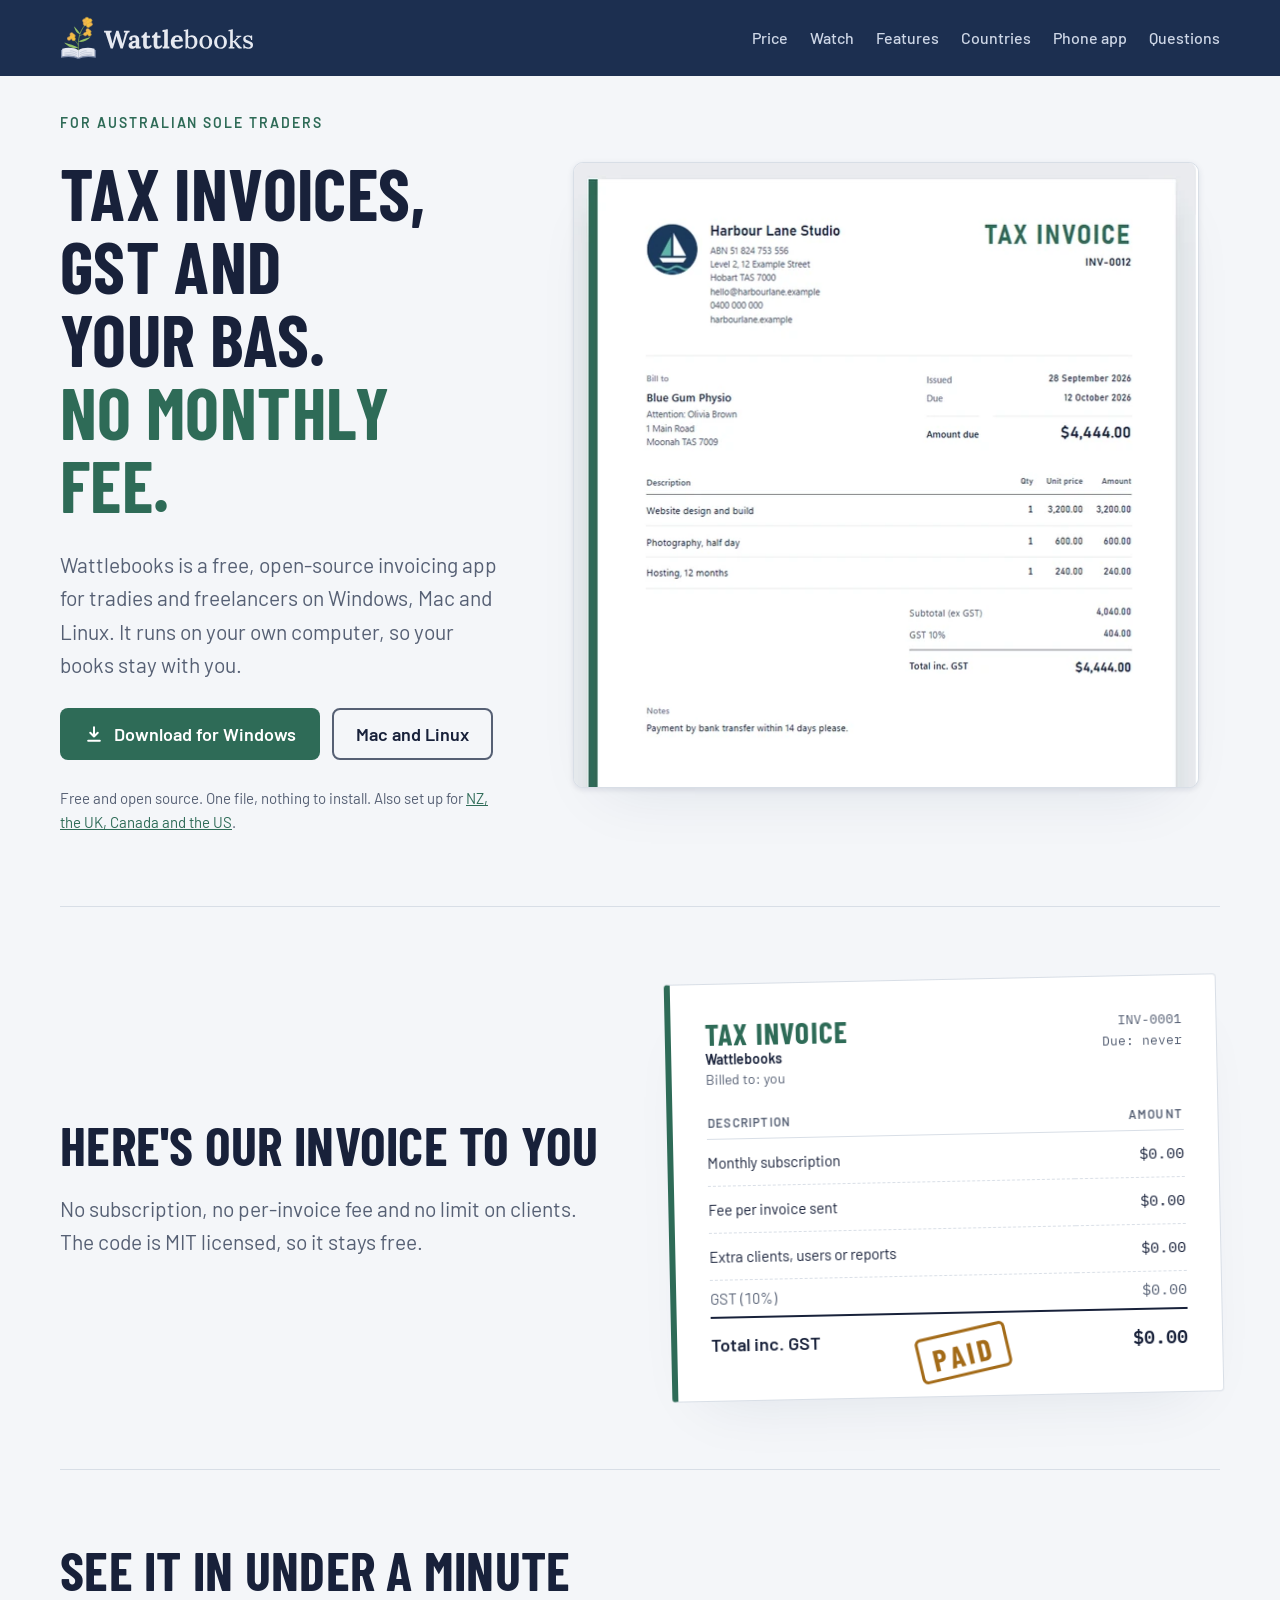
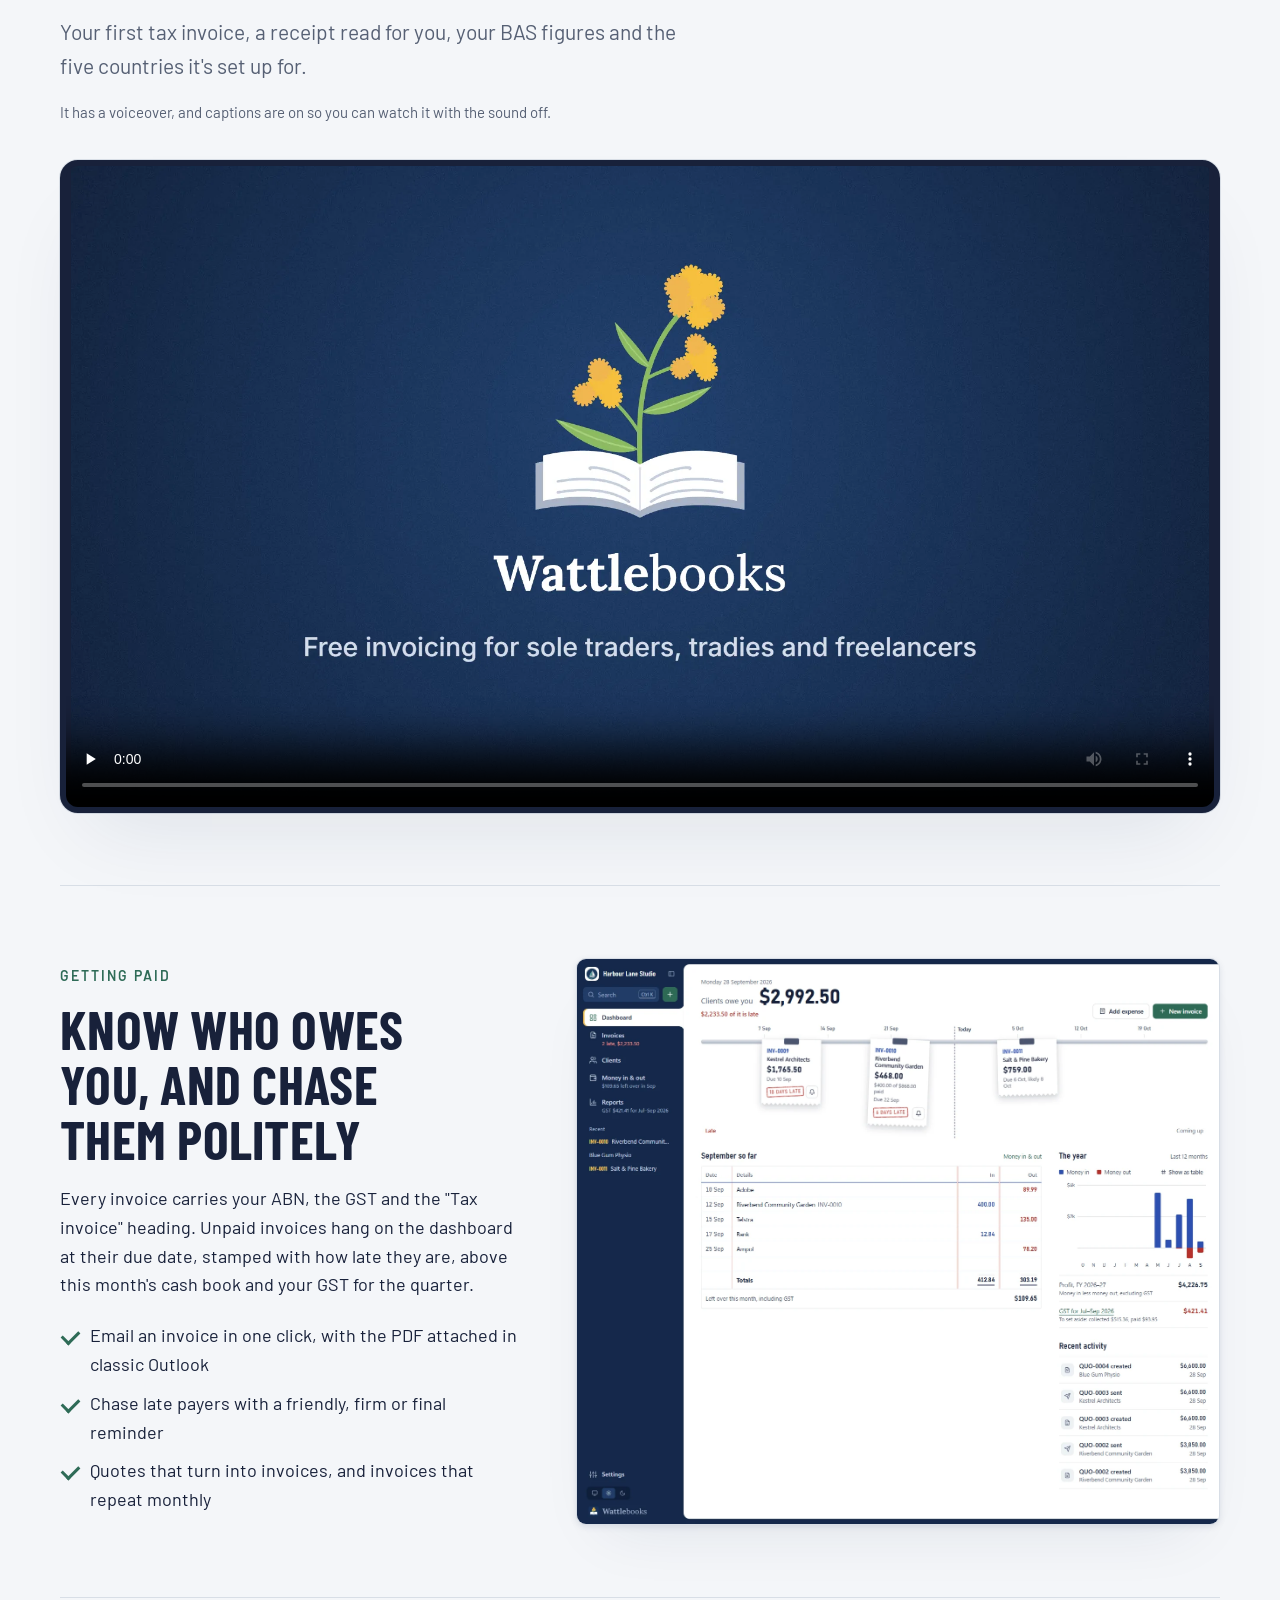
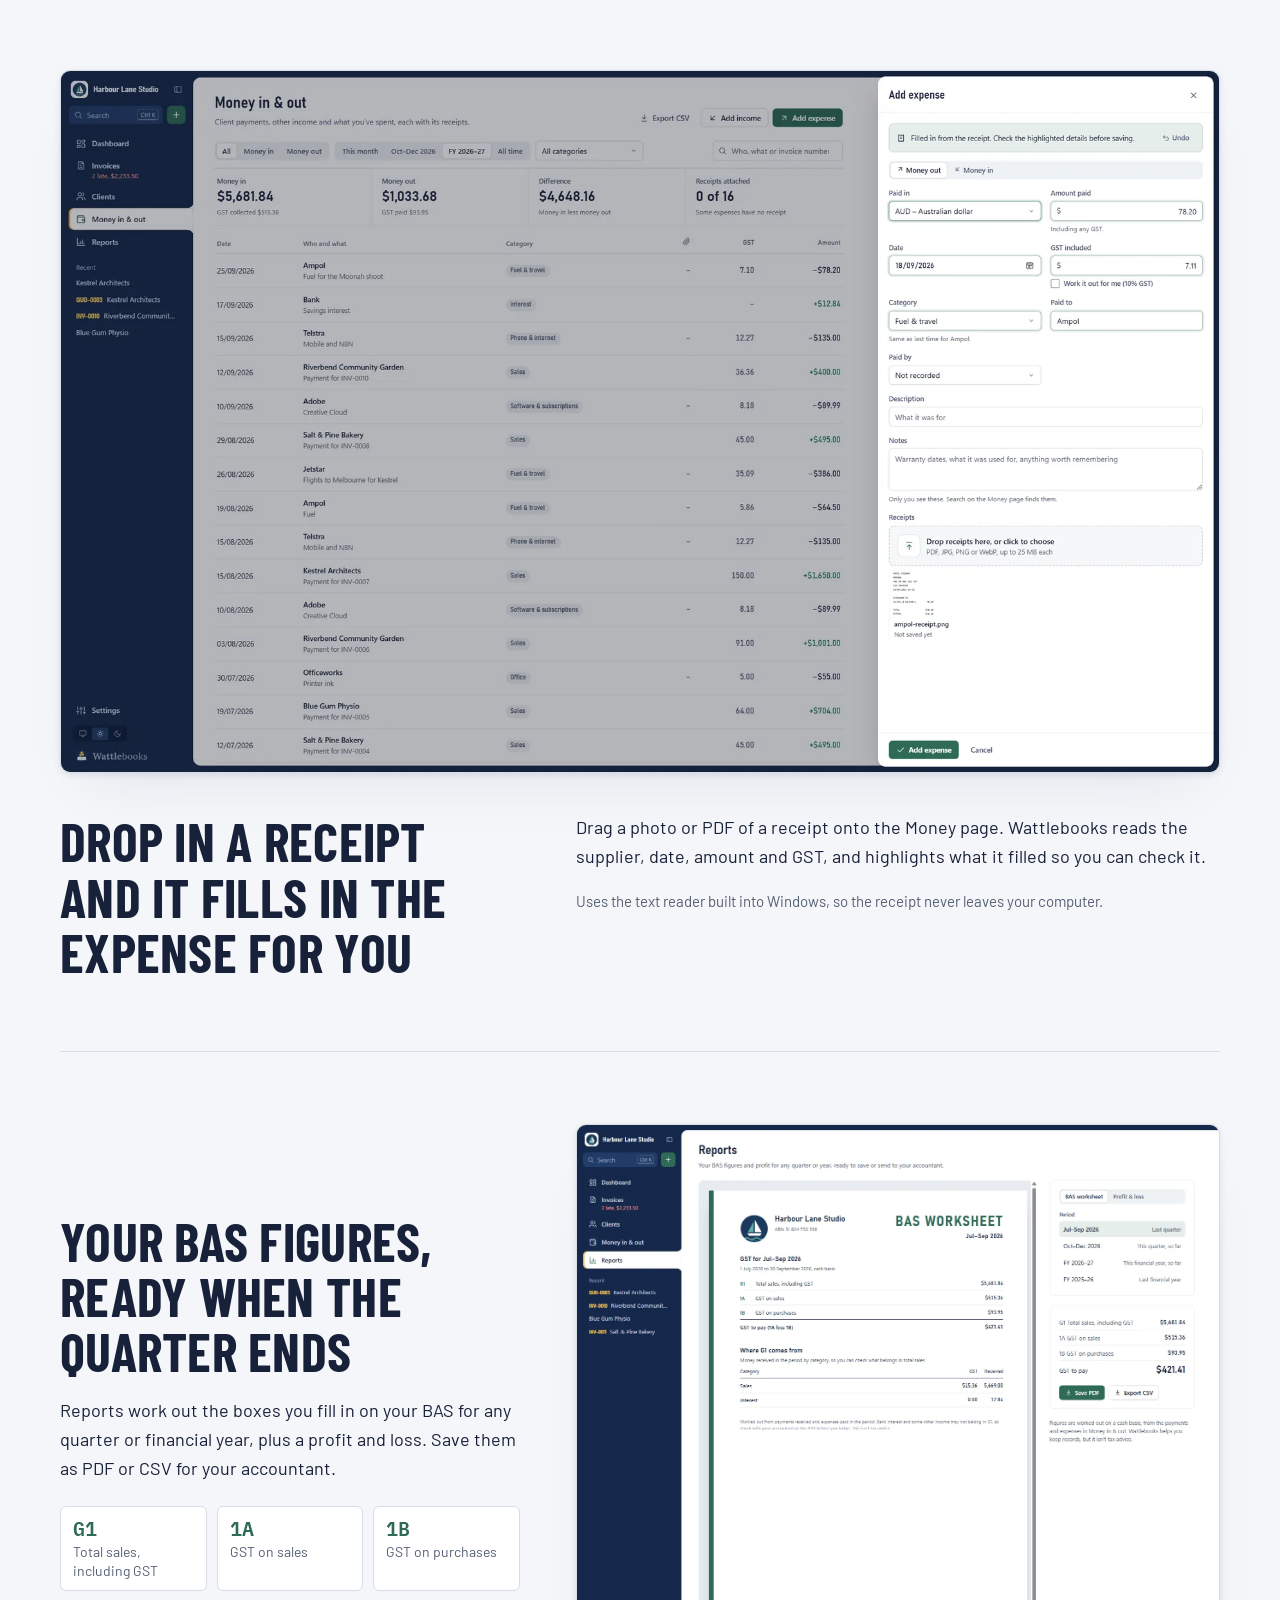
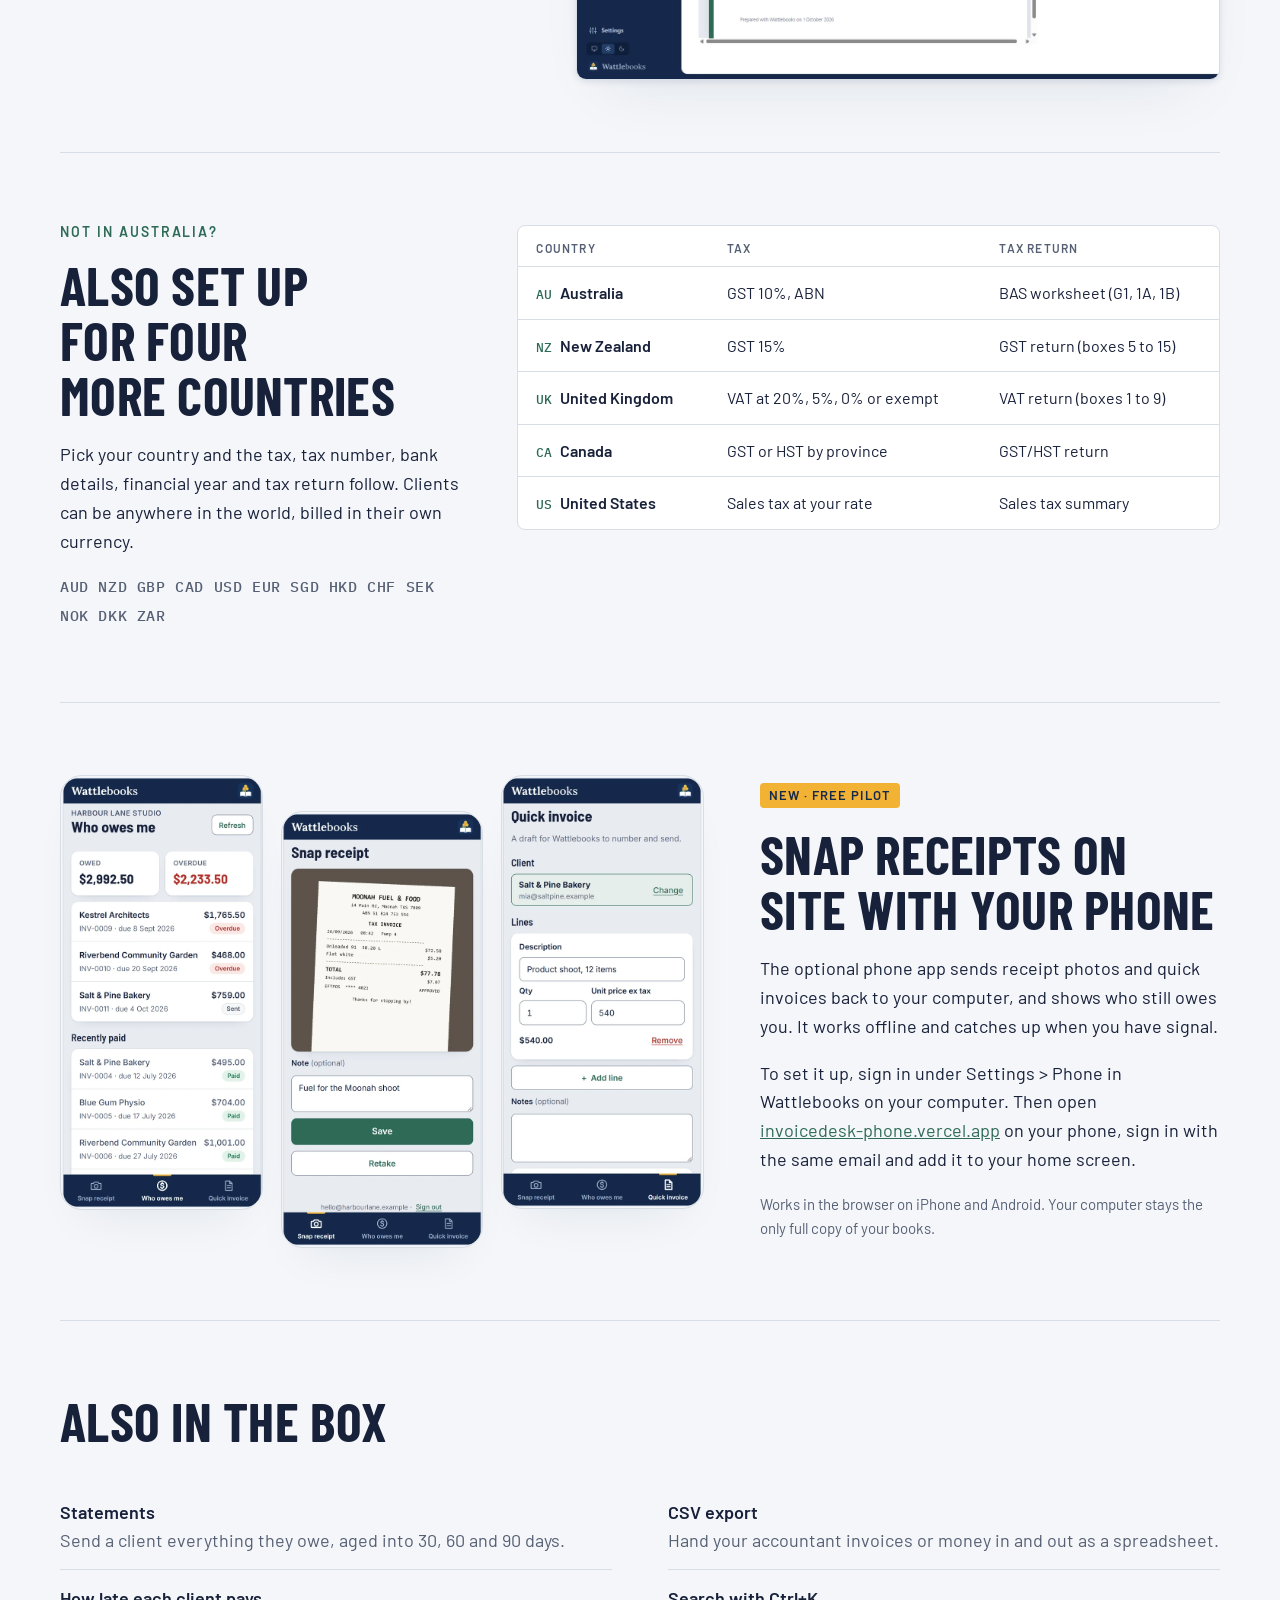
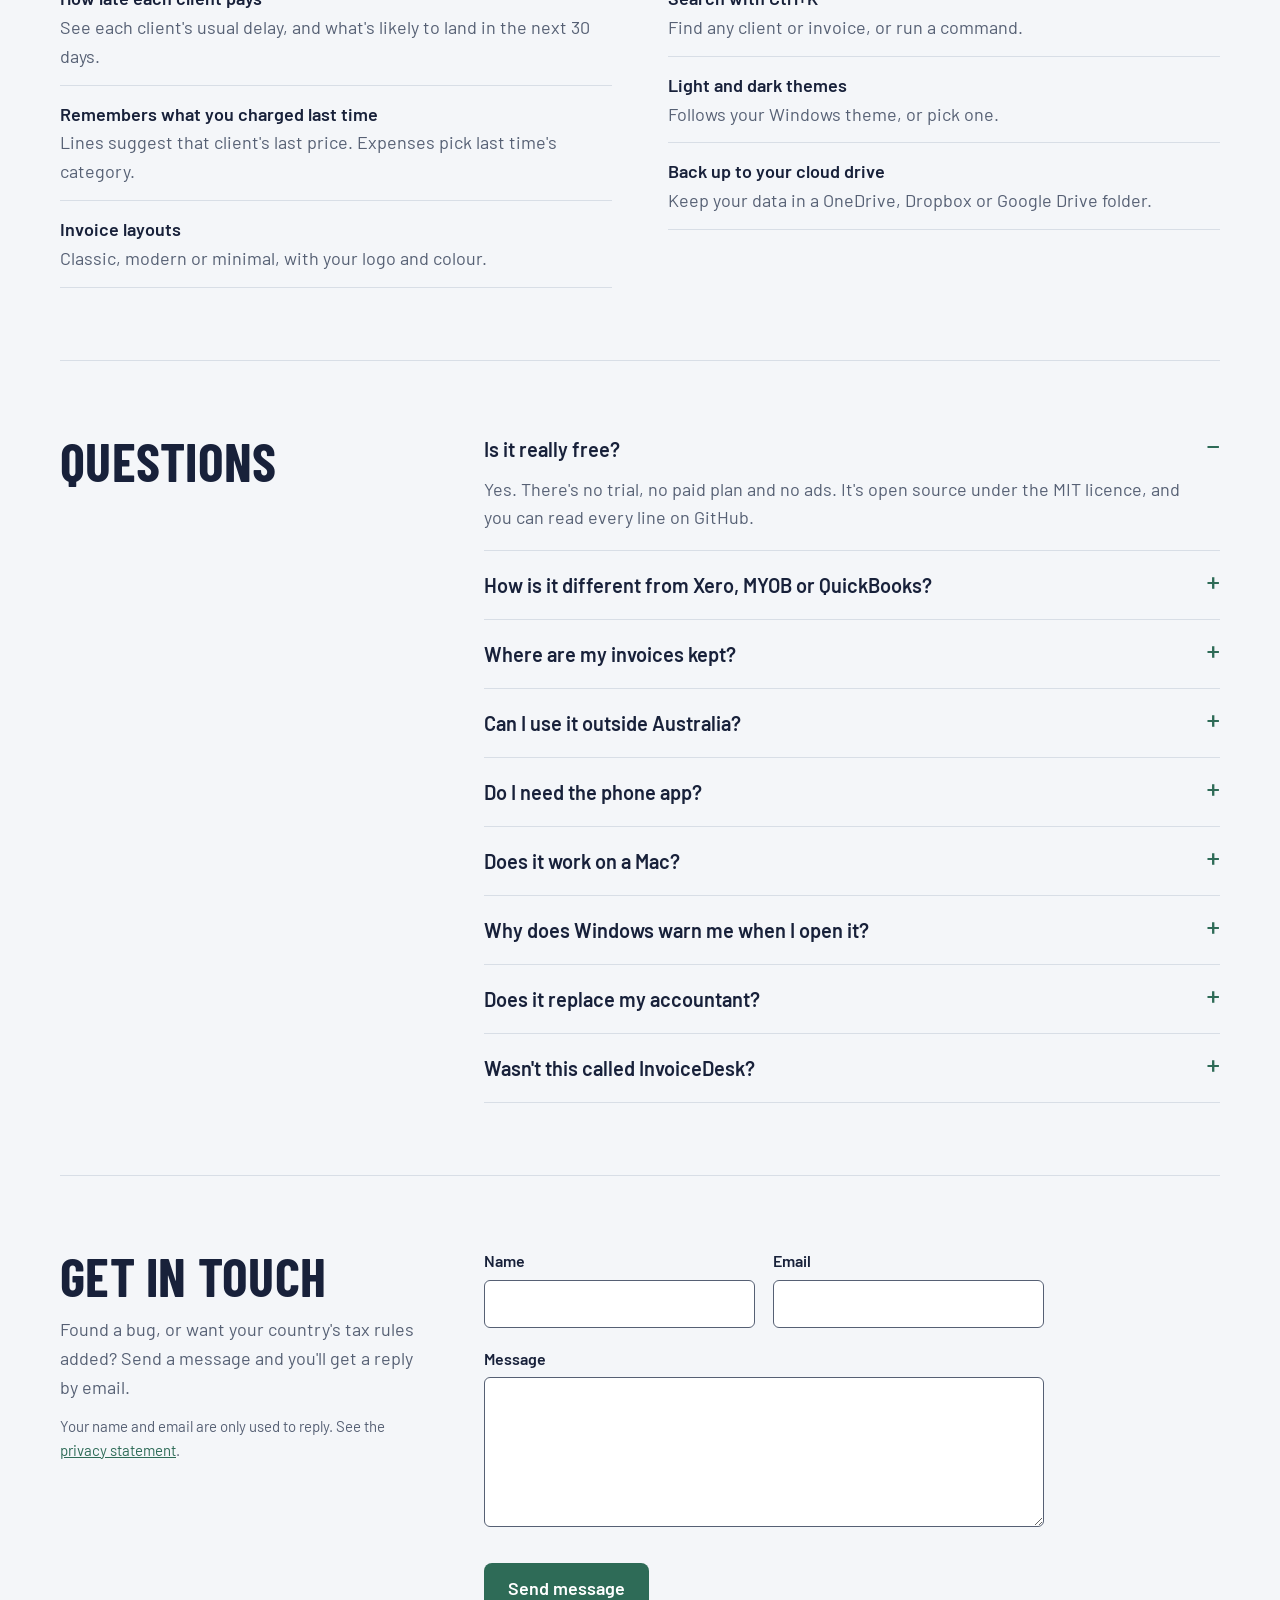
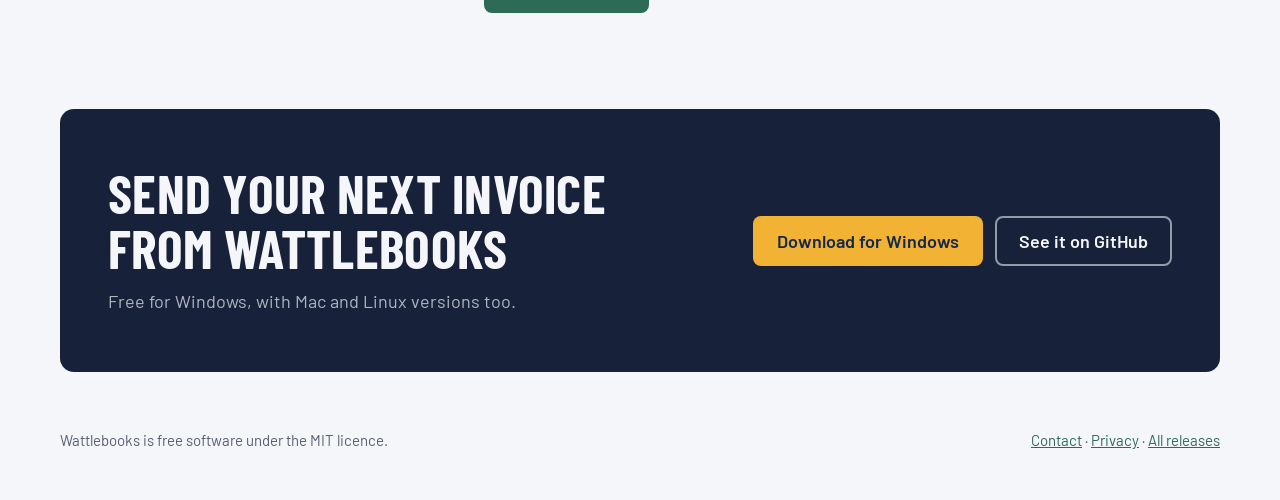
<file: index.html>
<!doctype html>
<html lang="en-AU">
<head>
<meta charset="utf-8">
<meta name="viewport" content="width=device-width, initial-scale=1, viewport-fit=cover">
<title>Wattlebooks: free invoice app for sole traders, GST and BAS</title>
<meta name="description" content="Free invoicing app for sole traders in Australia, New Zealand, the UK, Canada and the US. Tax invoices, GST or VAT and your tax return figures, with no monthly fee.">
<link rel="preconnect" href="https://fonts.googleapis.com">
<link rel="preconnect" href="https://fonts.gstatic.com" crossorigin>
<link rel="stylesheet" href="https://fonts.googleapis.com/css2?family=Barlow+Condensed:wght@600;700&family=Barlow:wght@400;500;600&family=IBM+Plex+Mono:wght@400;500;600&display=swap">
<link rel="canonical" href="https://tdh1985.github.io/invoicedesk/">
<meta name="robots" content="max-image-preview:large">
<meta name="theme-color" content="#15294B" media="(prefers-color-scheme: light)">
<meta name="theme-color" content="#0A1220" media="(prefers-color-scheme: dark)">
<link rel="icon" href="img/icon-32.png" sizes="32x32">
<link rel="icon" href="img/icon.svg" type="image/svg+xml">
<meta name="msvalidate.01" content="77C5D8499272D6A84A16324C05F488DB">
<meta property="og:type" content="website">
<meta property="og:site_name" content="Wattlebooks">
<meta property="og:locale" content="en_AU">
<meta property="og:url" content="https://tdh1985.github.io/invoicedesk/">
<meta property="og:title" content="Wattlebooks: free invoicing for sole traders">
<meta property="og:description" content="Free invoicing for sole traders. Tax invoices, GST and your BAS, with no monthly fee.">
<meta property="og:image" content="https://tdh1985.github.io/invoicedesk/img/og.png">
<meta property="og:image:width" content="1200">
<meta property="og:image:height" content="630">
<meta property="og:image:alt" content="Wattlebooks: tax invoices, GST and your BAS with no monthly fee, beside a tax invoice made in the app">
<meta name="twitter:card" content="summary_large_image">
<meta name="twitter:image:alt" content="Wattlebooks: tax invoices, GST and your BAS with no monthly fee, beside a tax invoice made in the app">
<script type="application/ld+json">
{
 "@context": "https://schema.org",
 "@graph": [
  {
   "@type": "Organization",
   "@id": "https://tdh1985.github.io/invoicedesk/#org",
   "name": "Wattlebooks",
   "url": "https://tdh1985.github.io/invoicedesk/",
   "logo": "https://tdh1985.github.io/invoicedesk/img/logo.png",
   "sameAs": [
    "https://github.com/tdh1985/invoicedesk"
   ]
  },
  {
   "@type": "WebSite",
   "@id": "https://tdh1985.github.io/invoicedesk/#website",
   "url": "https://tdh1985.github.io/invoicedesk/",
   "name": "Wattlebooks",
   "inLanguage": "en-AU",
   "publisher": {
    "@id": "https://tdh1985.github.io/invoicedesk/#org"
   }
  },
  {
   "@type": [
    "WebPage",
    "FAQPage"
   ],
   "@id": "https://tdh1985.github.io/invoicedesk/#page",
   "url": "https://tdh1985.github.io/invoicedesk/",
   "name": "Wattlebooks: free invoice app for sole traders, GST and BAS",
   "description": "Free invoicing app for sole traders in Australia, New Zealand, the UK, Canada and the US. Tax invoices, GST or VAT and your tax return figures, with no monthly fee.",
   "inLanguage": "en-AU",
   "dateModified": "2026-10-01",
   "isPartOf": {
    "@id": "https://tdh1985.github.io/invoicedesk/#website"
   },
   "about": {
    "@id": "https://tdh1985.github.io/invoicedesk/#app"
   },
   "primaryImageOfPage": "https://tdh1985.github.io/invoicedesk/img/og.png",
   "mainEntity": [
    {
     "@type": "Question",
     "name": "Is it really free?",
     "acceptedAnswer": {
      "@type": "Answer",
      "text": "Yes. There's no trial, no paid plan and no ads. It's open source under the MIT licence, and you can read every line on GitHub."
     }
    },
    {
     "@type": "Question",
     "name": "How is it different from Xero, MYOB or QuickBooks?",
     "acceptedAnswer": {
      "@type": "Answer",
      "text": "Those are monthly subscriptions that run online, with extras like bank feeds and payroll. Wattlebooks is free, keeps your books on your own computer and sticks to invoices, quotes, expenses and your GST. If you need payroll or bank feeds, one of those is the better fit."
     }
    },
    {
     "@type": "Question",
     "name": "Where are my invoices kept?",
     "acceptedAnswer": {
      "@type": "Answer",
      "text": "In a folder on your own computer. Nothing goes online unless you sign in to the phone app, and then only your open invoices, recent payments and client names are shared with your phone."
     }
    },
    {
     "@type": "Question",
     "name": "Can I use it outside Australia?",
     "acceptedAnswer": {
      "@type": "Answer",
      "text": "Yes. It has built-in tax rules for New Zealand, the UK, Canada and the US as well, and you can bill clients in any country in 13 currencies. Quebec QST and the provincial sales taxes in BC, Saskatchewan and Manitoba aren't covered yet."
     }
    },
    {
     "@type": "Question",
     "name": "Do I need the phone app?",
     "acceptedAnswer": {
      "@type": "Answer",
      "text": "No. It's an optional extra and the desktop app does everything on its own. If you want it, sign in under Settings > Phone on your computer, then open invoicedesk-phone.vercel.app on your phone and sign in with the same email. It's free while it's a pilot."
     }
    },
    {
     "@type": "Question",
     "name": "Does it work on a Mac?",
     "acceptedAnswer": {
      "@type": "Answer",
      "text": "There's a Mac version marked as a preview, and a Linux version too. Receipt scanning is Windows only for now."
     }
    },
    {
     "@type": "Question",
     "name": "Why does Windows warn me when I open it?",
     "acceptedAnswer": {
      "@type": "Answer",
      "text": "The Windows download isn't code-signed yet, so SmartScreen may say it protected your PC. Click More info, then Run anyway. The code is on GitHub if you want to check it first."
     }
    },
    {
     "@type": "Question",
     "name": "Does it replace my accountant?",
     "acceptedAnswer": {
      "@type": "Answer",
      "text": "No. It keeps your records and works out your GST figures, but it isn't tax advice. Check your BAS with your accountant or the ATO if you're unsure."
     }
    },
    {
     "@type": "Question",
     "name": "Wasn't this called InvoiceDesk?",
     "acceptedAnswer": {
      "@type": "Answer",
      "text": "Yes. InvoiceDesk is now Wattlebooks, with a new look. Your invoices, clients and settings carry over as they are, and the Windows download is still named InvoiceDesk.exe."
     }
    }
   ]
  },
  {
   "@type": "SoftwareApplication",
   "@id": "https://tdh1985.github.io/invoicedesk/#app",
   "name": "Wattlebooks",
   "url": "https://tdh1985.github.io/invoicedesk/",
   "alternateName": "InvoiceDesk",
   "description": "Free invoicing app for sole traders in Australia, New Zealand, the UK, Canada and the US. Tax invoices, GST or VAT and your tax return figures, with no monthly fee.",
   "applicationCategory": "BusinessApplication",
   "applicationSubCategory": "Invoicing",
   "operatingSystem": "Windows 10, Windows 11, macOS, Linux",
   "softwareVersion": "1.7.0",
   "downloadUrl": "https://github.com/tdh1985/invoicedesk/releases/latest",
   "releaseNotes": "https://github.com/tdh1985/invoicedesk/releases",
   "license": "https://opensource.org/licenses/MIT",
   "isAccessibleForFree": true,
   "offers": {
    "@type": "Offer",
    "price": "0",
    "priceCurrency": "AUD"
   },
   "countriesSupported": "AU, NZ, GB, CA, US",
   "inLanguage": "en",
   "featureList": [
    "Tax invoices with GST, VAT or sales tax",
    "Quotes that turn into invoices",
    "Repeating invoices",
    "Payment reminders and client statements",
    "Receipt scanning on Windows",
    "BAS worksheet and tax return figures for Australia, New Zealand, the UK, Canada and the US",
    "Profit and loss reports as PDF or CSV",
    "Billing in 13 currencies",
    "Optional phone app for receipts and quick invoices"
   ],
   "image": "https://tdh1985.github.io/invoicedesk/img/og.png",
   "screenshot": [
    "https://tdh1985.github.io/invoicedesk/img/invoice-preview.webp",
    "https://tdh1985.github.io/invoicedesk/img/dashboard.webp",
    "https://tdh1985.github.io/invoicedesk/img/receipt-scan.webp",
    "https://tdh1985.github.io/invoicedesk/img/reports.webp"
   ],
   "publisher": {
    "@id": "https://tdh1985.github.io/invoicedesk/#org"
   },
   "sameAs": [
    "https://github.com/tdh1985/invoicedesk"
   ]
  },
  {
   "@type": "VideoObject",
   "@id": "https://tdh1985.github.io/invoicedesk/#video",
   "name": "Wattlebooks in under a minute",
   "description": "What Wattlebooks does: a tax invoice with the GST worked out, receipts read for you on Windows, and your BAS figures and profit and loss at tax time, for Australia, New Zealand, the UK, Canada and the US. Free for Windows, Mac and Linux.",
   "thumbnailUrl": "https://tdh1985.github.io/invoicedesk/img/promo-poster.webp",
   "contentUrl": "https://tdh1985.github.io/invoicedesk/img/promo.mp4",
   "uploadDate": "2026-10-01T12:00:00+10:00",
   "duration": "PT52S",
   "inLanguage": "en-AU",
   "transcript": "Meet Wattlebooks. Free invoicing for sole traders, tradies and freelancers. Send a proper tax invoice in about a minute, with the GST already worked out. Snap a receipt and it reads the amount for you, so your spending's sorted too. Come tax time, your BAS figures and profit and loss are ready to go. It's set up for Australia, New Zealand, the UK, Canada and the US, and bills clients anywhere. No monthly fee, no account, and your books stay on your own computer. Wattlebooks. Free to download, and free to keep."
  }
 ]
}
</script>
<style>
/* navy chrome and wattle gold so the site looks like the app */
:root {
  --paper: #F4F6F9;
  --surface: #FFFFFF;
  --ink: #18213A;
  --muted: #566074;
  --line: #D8DEE6;
  --navy: #15294B;
  --navy-ink: #CDD6E6;
  --accent: #2E6B57;
  --accent-ink: #FFFFFF;
  --accent-soft: #E3EEE8;
  --amber: #F2B233;
  --amber-ink: #15294B;
  --focus: var(--ink);
  --stamp: #9A5B00;
  --shade: rgba(21, 41, 75, 0.10);
  --display: "Barlow Condensed", "Arial Narrow", "Roboto Condensed", sans-serif;
  --body: "Barlow", "Segoe UI", system-ui, sans-serif;
  --mono: "IBM Plex Mono", ui-monospace, "Cascadia Mono", Consolas, monospace;
}
@media (prefers-color-scheme: dark) {
  :root:not([data-theme="light"]) {
    color-scheme: dark;
    --paper: #0F1524;
    --surface: #172033;
    --ink: #E6E9F1;
    --muted: #9AA3B8;
    --line: #2A3550;
    --navy: #0A1220;
    --accent: #5FB592;
    --accent-ink: #0B1A14;
    --accent-soft: #17302A;
    --amber: #F6C03F;
    --focus: var(--amber);
    --stamp: var(--amber);
    --shade: rgba(0, 0, 0, 0.45);
  }
}
:root[data-theme="dark"] {
  color-scheme: dark;
  --paper: #0F1524;
  --surface: #172033;
  --ink: #E6E9F1;
  --muted: #9AA3B8;
  --line: #2A3550;
  --navy: #0A1220;
  --accent: #5FB592;
  --accent-ink: #0B1A14;
  --accent-soft: #17302A;
  --amber: #F6C03F;
  --focus: var(--amber);
  --stamp: var(--amber);
  --shade: rgba(0, 0, 0, 0.45);
}

* { box-sizing: border-box; }
body {
  margin: 0;
  background: var(--paper);
  color: var(--ink);
  font: 400 18px/1.6 var(--body);
  padding-inline: 20px;
  -webkit-font-smoothing: antialiased;
}
.wrap { max-width: 1160px; margin-inline: auto; }
h1, h2, h3 { font-family: var(--display); font-weight: 700; line-height: 1.02; text-wrap: balance; margin: 0; letter-spacing: 0.005em; }
h1 { font-size: clamp(42px, 5.6vw, 72px); text-transform: uppercase; }
h2 { font-size: clamp(34px, 4.6vw, 54px); text-transform: uppercase; }
h3 { font-size: 26px; text-transform: uppercase; letter-spacing: 0.02em; }
p { margin: 0; }
a { color: var(--accent); }
/* amber on light paper is only 2:1, so light mode rings in ink */
a:focus-visible, .btn:focus-visible, summary:focus-visible, [tabindex]:focus-visible { outline: 3px solid var(--focus); outline-offset: 3px; border-radius: 6px; }
.skip { position: absolute; left: 12px; top: -80px; z-index: 40; background: var(--ink); color: var(--paper); padding: 10px 16px; border-radius: 6px; font-weight: 600; text-decoration: none; }
.skip:focus-visible { top: 12px; outline-color: var(--accent); }
.eyebrow { font: 600 14px/1 var(--body); letter-spacing: 0.14em; text-transform: uppercase; color: var(--accent); }
.lede { font-size: 21px; color: var(--muted); max-width: 34em; }
.shot { display: block; width: 100%; height: auto; border-radius: 10px; border: 1px solid var(--line); box-shadow: 0 30px 60px -30px var(--shade), 0 2px 6px var(--shade); background: var(--surface); }

/* top bar */
.top { display: flex; align-items: center; justify-content: space-between; gap: 16px; padding-block: 16px; }
.top > a { display: block; border-radius: 6px; }
.top .logo { display: block; height: 44px; width: auto; }
.top nav { display: flex; gap: 22px; font-weight: 500; font-size: 16px; }
.top nav a { color: var(--navy-ink); text-decoration: none; }
.top nav a:hover { color: var(--amber); }
/* the ink focus ring would vanish on the navy bar */
.top a:focus-visible { outline-color: var(--amber); }

/* buttons */
.btn { display: inline-flex; align-items: center; gap: 10px; padding: 14px 22px; border-radius: 8px; font: 600 18px/1 var(--body); text-decoration: none; border: 2px solid transparent; }
.btn.primary { background: var(--accent); color: var(--accent-ink); }
.btn.primary:hover { filter: brightness(1.08); }
.btn.ghost { border-color: var(--muted); color: var(--ink); }
.btn.ghost:hover { border-color: var(--accent); }
.btn svg { width: 20px; height: 20px; }
.actions { display: flex; flex-wrap: wrap; gap: 12px; }
.fine { font-size: 15px; color: var(--muted); }
.nowrap { white-space: nowrap; }

/* hero */
.hero { display: grid; grid-template-columns: minmax(0, 4fr) minmax(0, 6fr); gap: 48px; align-items: center; padding-block: 40px 72px; }
.hero-copy { display: grid; gap: 26px; }
.hero h1 .dim { color: var(--accent); display: block; }
.hero-visual { position: relative; }
.hero-visual .shot { max-width: 626px; margin-inline: auto; }
.phone-note { display: none; font-weight: 600; }

/* the price, as a tax invoice */
.bill-section { display: grid; grid-template-columns: minmax(0, 1fr) minmax(0, 1fr); gap: 56px; align-items: center; padding-block: 72px; border-top: 1px solid var(--line); }
.bill-copy { display: grid; gap: 20px; }
.bill {
  background: var(--surface); color: var(--ink); border: 1px solid var(--line); border-radius: 4px;
  box-shadow: 0 30px 60px -34px var(--shade); padding: 34px 34px 30px; position: relative;
  border-left: 6px solid var(--accent); font-size: 15px; transform: rotate(-1.2deg);
}
.bill-head { display: flex; justify-content: space-between; align-items: flex-start; gap: 16px; }
.bill-head h3 { color: var(--accent); font-size: 30px; letter-spacing: 0.04em; }
.bill-from { font-size: 14px; color: var(--muted); line-height: 1.45; }
.bill-from strong { color: var(--ink); font-weight: 600; }
.bill-meta { font-family: var(--mono); font-size: 13px; color: var(--muted); text-align: right; line-height: 1.6; }
.bill table { width: 100%; border-collapse: collapse; margin-top: 26px; font-variant-numeric: tabular-nums; }
.bill th { text-align: left; font: 600 12px/1 var(--body); letter-spacing: 0.1em; text-transform: uppercase; color: var(--muted); padding-bottom: 10px; border-bottom: 1px solid var(--line); }
.bill th:last-child, .bill td:last-child { text-align: right; }
.bill td { padding: 11px 0; border-bottom: 1px dashed var(--line); }
.bill td:last-child { font-family: var(--mono); }
.bill .sum td { border-bottom: 0; padding: 6px 0; color: var(--muted); }
.bill .total td { border-top: 2px solid var(--ink); border-bottom: 0; padding-top: 12px; font-weight: 600; font-size: 18px; color: var(--ink); }
.stamp {
  position: absolute; left: 44%; bottom: 20px; transform: rotate(-12deg);
  font: 700 30px/1 var(--display); letter-spacing: 0.12em; color: var(--stamp);
  border: 3px solid var(--stamp); border-radius: 6px; padding: 6px 12px 4px; opacity: 0.9;
}

/* features */
.feature { display: grid; grid-template-columns: minmax(0, 5fr) minmax(0, 7fr); gap: 56px; align-items: center; padding-block: 72px; border-top: 1px solid var(--line); }
.feature.flip { grid-template-columns: minmax(0, 7fr) minmax(0, 5fr); }
.feature.flip .feature-copy { order: 2; }
.feature-copy { display: grid; gap: 18px; align-content: start; }
.feature.wide { grid-template-columns: minmax(0, 1fr); gap: 40px; }
.feature.wide .shot { order: -1; }
.feature.wide .feature-copy { grid-template-columns: minmax(0, 5fr) minmax(0, 7fr); grid-template-rows: auto 1fr; column-gap: 56px; }
.feature.wide .feature-copy h2 { grid-row: span 2; }
.ticks { list-style: none; padding: 0; margin: 4px 0 0; display: grid; gap: 10px; }
.ticks li { padding-left: 30px; position: relative; }
.ticks li::before { content: ""; position: absolute; left: 2px; top: 0.5em; width: 14px; height: 8px; border-left: 3px solid var(--accent); border-bottom: 3px solid var(--accent); transform: rotate(-45deg); }
.tag { display: inline-block; font: 600 13px/1 var(--body); letter-spacing: 0.08em; text-transform: uppercase; background: var(--amber); color: var(--amber-ink); padding: 6px 9px; border-radius: 4px; justify-self: start; }
.bas { display: grid; grid-template-columns: repeat(3, minmax(0, 1fr)); gap: 10px; margin-top: 6px; }
.bas div { border: 1px solid var(--line); border-radius: 6px; padding: 10px 12px; background: var(--surface); }
.bas b { display: block; font: 600 20px/1.1 var(--mono); color: var(--accent); }
.bas span { font-size: 14px; color: var(--muted); line-height: 1.3; display: block; margin-top: 4px; }

.phones { display: grid; grid-template-columns: repeat(3, minmax(0, 1fr)); gap: 18px; align-items: start; border-radius: 22px; }
.phones img { width: 100%; height: auto; border-radius: 22px; box-shadow: 0 24px 50px -26px var(--shade); border: 1px solid var(--line); }
.phones img:nth-child(2) { margin-top: 36px; }

/* also included */
.more { padding-block: 72px; border-top: 1px solid var(--line); display: grid; gap: 36px; }
.more-list { list-style: none; margin: 0; padding: 0; columns: 2; column-gap: 56px; }
.more-list li { break-inside: avoid; padding-block: 14px; border-bottom: 1px solid var(--line); color: var(--muted); }
.more-list strong { display: block; color: var(--ink); font-weight: 600; }

/* questions */
.faq { padding-block: 72px; border-top: 1px solid var(--line); display: grid; grid-template-columns: minmax(0, 4fr) minmax(0, 8fr); gap: 56px; }
.faq details { border-bottom: 1px solid var(--line); padding-block: 18px; }
.faq details:first-child { padding-top: 0; }
.faq summary { cursor: pointer; font-weight: 600; font-size: 20px; list-style: none; display: flex; justify-content: space-between; gap: 16px; }
.faq summary::-webkit-details-marker { display: none; }
.faq summary::after { content: "+"; font: 500 24px/1 var(--mono); color: var(--accent); }
.faq details[open] summary::after { content: "−"; }
.faq details p { margin-top: 10px; color: var(--muted); max-width: 40em; }

/* other countries */
.countries { padding-block: 72px; border-top: 1px solid var(--line); display: grid; grid-template-columns: minmax(0, 4fr) minmax(0, 7fr); gap: 56px; align-items: start; }
.countries-copy { display: grid; gap: 18px; }
.ledger { overflow-x: auto; border: 1px solid var(--line); border-radius: 8px; background: var(--surface); }
.ledger table { width: 100%; border-collapse: collapse; font-size: 16px; min-width: 540px; }
.ledger th { text-align: left; font: 600 12px/1 var(--body); letter-spacing: 0.1em; text-transform: uppercase; color: var(--muted); padding: 16px 18px 12px; border-bottom: 1px solid var(--line); }
.ledger td { padding: 13px 18px; border-bottom: 1px solid var(--line); vertical-align: top; }
.ledger tr:last-child td { border-bottom: 0; }
.ledger td:first-child { font-weight: 600; white-space: nowrap; }
.ledger .code { font: 500 13px/1 var(--mono); color: var(--accent); margin-right: 8px; }
.currencies { font: 500 15px/1.9 var(--mono); color: var(--muted); letter-spacing: 0.04em; }

/* sticky frosted header */
.top-bar { position: sticky; top: env(safe-area-inset-top, 0px); z-index: 20; margin-inline: -20px; padding-inline: 20px; background: color-mix(in oklab, var(--navy) 97%, transparent); backdrop-filter: blur(14px) saturate(1.4); -webkit-backdrop-filter: blur(14px) saturate(1.4); }

[id] { scroll-margin-top: 96px; }
#top { scroll-margin-top: 240px; }

/* the promo video, full width so the app on screen is readable */
.watch { padding-block: 72px; border-top: 1px solid var(--line); display: grid; gap: 36px; }
.watch-copy { display: grid; gap: 18px; max-width: 62ch; }
.player { width: 100%; aspect-ratio: 16 / 9; border-radius: 18px; overflow: hidden; background: var(--ink); border: 6px solid var(--ink); box-shadow: 0 40px 80px -30px var(--shade), 0 0 0 1px var(--line); }
.player video { display: block; width: 100%; height: 100%; object-fit: contain; }

/* hover lift */
.shot, .phones img, .bill, .player { transition: translate .35s cubic-bezier(.2,.7,.2,1), box-shadow .35s ease; }
@media (hover: hover) {
  .shot:hover, .phones img:hover { translate: 0 -6px; box-shadow: 0 44px 70px -30px var(--shade), 0 2px 6px var(--shade); }
  .btn { transition: translate .2s ease, filter .2s ease, border-color .2s ease; }
  .btn:hover { translate: 0 -2px; }
}
html { scroll-behavior: smooth; }
@media (prefers-reduced-motion: reduce) { html { scroll-behavior: auto; } }

/* scroll-driven effects, decorative so no fallback */
@media (prefers-reduced-motion: no-preference) {
  @supports (animation-timeline: scroll()) {
    @keyframes settle-bar { to { box-shadow: 0 10px 26px -16px var(--shade); } }
    .top-bar { animation: settle-bar linear both; animation-timeline: scroll(root); animation-range: 0 120px; }
  }
  @supports ((animation-timeline: view()) and (animation-range: entry)) {
    @keyframes rise-in { from { opacity: 0.4; translate: 0 20px; } }
    .feature > .shot, .feature .phones, .countries .ledger, .watch .player {
      animation: rise-in auto cubic-bezier(.2,.7,.2,1) backwards;
      animation-timeline: view();
      animation-range: entry 0% entry 90%;
    }
    .bill { view-timeline: --bill; }
    @keyframes thunk { 0%, 55% { opacity: 0; scale: 1.9; } 80% { opacity: 1; scale: 0.94; } 100% { opacity: .9; scale: 1; } }
    .stamp { animation: thunk auto linear both; animation-timeline: --bill; animation-range: entry 30% cover 45%; }
  }
}

/* closing call */
.closer { margin-block: 24px 56px; background: var(--ink); color: var(--paper); border-radius: 14px; padding: 56px 48px; display: grid; grid-template-columns: minmax(0, 1fr) auto; gap: 32px; align-items: center; }
.closer h2 { color: var(--paper); }
.closer p { color: color-mix(in oklab, var(--paper) 72%, var(--ink)); margin-top: 12px; }
.closer .btn.primary { background: var(--amber); color: var(--amber-ink); }
.closer .btn.ghost { color: var(--paper); border-color: color-mix(in oklab, var(--paper) 60%, var(--ink)); }
.closer .btn:focus-visible { outline-color: var(--paper); }

/* contact */
.contact { padding-block: 72px; border-top: 1px solid var(--line); display: grid; grid-template-columns: minmax(0, 4fr) minmax(0, 8fr); gap: 56px; }
.contact-copy p { margin-top: 12px; color: var(--muted); max-width: 26em; }
.contact form { display: grid; gap: 18px; max-width: 560px; }
.contact .pair { display: grid; grid-template-columns: minmax(0, 1fr) minmax(0, 1fr); gap: 18px; }
.contact label { display: grid; gap: 6px; font-weight: 600; font-size: 16px; }
.contact input, .contact textarea { font: 400 17px/1.4 var(--body); color: var(--ink); background: var(--surface); border: 1px solid var(--muted); border-radius: 6px; padding: 11px 12px; width: 100%; }
.contact textarea { min-height: 150px; resize: vertical; }
.contact input:focus-visible, .contact textarea:focus-visible { outline: 3px solid var(--focus); outline-offset: 1px; }
.contact .trap { position: absolute; left: -9999px; width: 1px; height: 1px; overflow: hidden; }
.contact .send { display: flex; flex-wrap: wrap; align-items: center; gap: 16px 20px; }
.contact button.btn { cursor: pointer; }
.contact button.btn:disabled { opacity: 0.6; cursor: default; }
.contact .status { min-height: 1.5em; font-size: 16px; color: var(--muted); }
.contact .status.bad { color: #B3261E; }
.contact .status.good { color: var(--accent); font-weight: 600; }
[data-theme="dark"] .contact .status.bad { color: #FF9C94; }
@media (prefers-color-scheme: dark) { :root:not([data-theme="light"]) .contact .status.bad { color: #FF9C94; } }

footer { padding-block: 0 48px; display: flex; flex-wrap: wrap; justify-content: space-between; gap: 12px; font-size: 15px; color: var(--muted); }

@media (max-width: 900px) {
  .hero, .bill-section, .feature, .faq, .contact, .closer, .countries, .watch { grid-template-columns: minmax(0, 1fr); gap: 32px; }
  .feature.flip { grid-template-columns: minmax(0, 1fr); }
  .feature.flip .feature-copy { order: 0; }
  .feature.wide .feature-copy { grid-template-columns: minmax(0, 1fr); }
  .feature.wide .feature-copy h2 { grid-row: auto; }
  .hero { padding-top: 16px; }
  .bill { transform: none; }
  .closer { padding: 40px 28px; }
}
@media (max-width: 560px) {
  body { font-size: 17px; }
  .top nav { display: none; }
  .more-list { columns: 1; }
  .contact .pair { grid-template-columns: minmax(0, 1fr); }
  .phone-note { display: block; }
  .ledger table { min-width: 0; }
  .ledger thead { position: absolute; width: 1px; height: 1px; overflow: hidden; clip-path: inset(50%); }
  .ledger tr { display: grid; gap: 4px; padding: 14px 16px; border-bottom: 1px solid var(--line); }
  .ledger tr:last-child { border-bottom: 0; }
  .ledger td { display: block; padding: 0; border: 0; }
  .ledger td[data-label]::before { content: attr(data-label) ": "; color: var(--muted); }
  .bill { padding: 24px 20px; }
  .bill-head { flex-direction: column; }
  .bill-meta { text-align: left; }
  .stamp { font-size: 22px; left: 40%; bottom: 16px; }
  .bas { grid-template-columns: minmax(0, 1fr); }
  /* one phone at a time, big enough to read */
  .phones { display: flex; gap: 14px; overflow-x: auto; scroll-snap-type: x mandatory; padding: 4px 4px 16px; margin-inline: -4px; }
  .phones img { flex: 0 0 74%; width: 74%; min-width: 0; scroll-snap-align: center; border-radius: 18px; }
  .phones img:nth-child(2) { margin-top: 0; }
}
@media (prefers-reduced-motion: no-preference) {
  .hero-visual .shot { animation: rise 0.9s cubic-bezier(.2,.7,.2,1) both; }
  @keyframes rise { from { transform: translateY(18px); } to { transform: none; } }
}
</style>
</head>
<body>

<a class="skip" href="#top">Skip to content</a>
<div class="top-bar"><div class="wrap"><header class="top">
    <a href="#top" aria-label="Wattlebooks home">
      <img class="logo" src="img/logo-wide-dark.svg" alt="Wattlebooks" width="194" height="44">
    </a>
    <nav aria-label="Page sections">
      <a href="#price">Price</a>
      <a href="#watch">Watch</a>
      <a href="#features">Features</a>
      <a href="#countries">Countries</a>
      <a href="#phone">Phone app</a>
      <a href="#questions">Questions</a>
    </nav>
  </header></div></div>
<div class="wrap">

  <main id="top">
    <section class="hero">
      <div class="hero-copy">
        <span class="eyebrow">For Australian sole traders</span>
        <h1>Tax invoices, GST and your BAS. <span class="dim">No monthly fee.</span></h1>
        <p class="lede">Wattlebooks is a free, open-source invoicing app for tradies and freelancers on Windows, Mac and Linux. It runs on your own computer, so your books stay with you.</p>
        <p class="phone-note">Wattlebooks runs on your computer. Open this page on it to download.</p>
        <div class="actions">
          <a class="btn primary" href="https://github.com/tdh1985/invoicedesk/releases/latest/download/InvoiceDesk.exe">
            <svg viewBox="0 0 24 24" fill="none" stroke="currentColor" stroke-width="2.4" stroke-linecap="round" stroke-linejoin="round" aria-hidden="true"><path d="M12 4v11m0 0l-4.5-4.5M12 15l4.5-4.5M5 20h14"/></svg>
            Download for Windows
          </a>
          <a class="btn ghost" href="https://github.com/tdh1985/invoicedesk/releases/latest">Mac and Linux</a>
        </div>
        <p class="fine">Free and open source. One file, nothing to install. Also set up for <a href="#countries">NZ, the UK, Canada and the US</a>.</p>
      </div>
      <div class="hero-visual">
        <img class="shot" src="img/invoice-preview.webp" width="626" height="626" fetchpriority="high" alt="A tax invoice made in Wattlebooks for Blue Gum Physio, with the ABN, three lines of work, GST of $404.00 and a total of $4,444.00">
      </div>
    </section>

    <section class="bill-section" id="price">
      <div class="bill-copy">
        <h2>Here's our invoice to you</h2>
        <p class="lede">No subscription, no per-invoice fee and no limit on clients. The code is MIT licensed, so it stays free.</p>
      </div>
      <div class="bill" role="img" aria-label="A tax invoice from Wattlebooks: subscription $0.00, per-invoice fees $0.00, GST $0.00, total including GST $0.00, marked paid">
        <div class="bill-head">
          <div>
            <h3>Tax invoice</h3>
            <p class="bill-from"><strong>Wattlebooks</strong><br>Billed to: you</p>
          </div>
          <div class="bill-meta">INV-0001<br>Due: never</div>
        </div>
        <table>
          <thead><tr><th>Description</th><th>Amount</th></tr></thead>
          <tbody>
            <tr><td>Monthly subscription</td><td>$0.00</td></tr>
            <tr><td>Fee per invoice sent</td><td>$0.00</td></tr>
            <tr><td>Extra clients, users or reports</td><td>$0.00</td></tr>
            <tr class="sum"><td>GST (10%)</td><td>$0.00</td></tr>
            <tr class="total"><td>Total inc. GST</td><td>$0.00</td></tr>
          </tbody>
        </table>
        <span class="stamp" aria-hidden="true">PAID</span>
      </div>
    </section>

    <section class="watch" id="watch">
      <div class="watch-copy">
        <h2>See it in under a minute</h2>
        <p class="lede">Your first tax invoice, a receipt read for you, your BAS figures and the five countries it's set up for.</p>
        <p class="fine">It has a voiceover, and captions are on so you can watch it with the sound off.</p>
      </div>
      <div class="player">
        <!-- nothing downloads until someone scrolls down and presses play -->
        <video controls playsinline preload="none" loading="lazy" poster="img/promo-poster.webp" width="1920" height="1080">
          <source src="img/promo.mp4" type="video/mp4">
          <track kind="captions" srclang="en-AU" label="English" src="img/promo.vtt" default>
          <a href="img/promo.mp4">Watch the video</a>
        </video>
      </div>
    </section>

    <section class="feature" id="features">
      <div class="feature-copy">
        <span class="eyebrow">Getting paid</span>
        <h2>Know who owes you, and chase them politely</h2>
        <p>Every invoice carries your ABN, the GST and the "Tax invoice" heading. Unpaid invoices hang on the dashboard at their due date, stamped with how late they are, above this month's cash book and your GST for the quarter.</p>
        <ul class="ticks">
          <li>Email an invoice in one click, with the PDF attached in classic Outlook</li>
          <li>Chase late payers with a friendly, firm or final reminder</li>
          <li>Quotes that turn into invoices, and invoices that repeat monthly</li>
        </ul>
      </div>
      <img class="shot" src="img/dashboard.webp" loading="lazy" width="1470" height="1295" alt="The dashboard showing $2,992.50 owed by clients, two invoices stamped late on a rail of due dates, and September's cash book">
    </section>

    <section class="feature wide">
      <div class="feature-copy">
        <h2>Drop in a receipt and it fills in the expense for you</h2>
        <p>Drag a photo or PDF of a receipt onto the Money page. Wattlebooks reads the supplier, date, amount and GST, and highlights what it filled so you can check it.</p>
        <p class="fine">Uses the text reader built into Windows, so the receipt never leaves your computer.</p>
      </div>
      <img class="shot" src="img/receipt-scan.webp" loading="lazy" width="1800" height="1090" alt="An Ampol fuel receipt dropped onto a new expense, with the amount, GST, date and supplier filled in">
    </section>

    <section class="feature">
      <div class="feature-copy">
        <h2>Your BAS figures, ready when the quarter ends</h2>
        <p>Reports work out the boxes you fill in on your BAS for any quarter or financial year, plus a profit and loss. Save them as PDF or CSV for your accountant.</p>
        <div class="bas">
          <div><b>G1</b><span>Total sales, including GST</span></div>
          <div><b>1A</b><span>GST on sales</span></div>
          <div><b>1B</b><span>GST on purchases</span></div>
        </div>
      </div>
      <img class="shot" src="img/reports.webp" loading="lazy" width="1500" height="1295" alt="The BAS worksheet for July to September 2026: G1 $5,681.84, 1A $515.36, 1B $93.95, GST to pay $421.41">
    </section>

    <section class="countries" id="countries">
      <div class="countries-copy">
        <span class="eyebrow">Not in Australia?</span>
        <h2>Also set up for four more countries</h2>
        <p>Pick your country and the tax, tax number, bank details, financial year and tax return follow. Clients can be anywhere in the world, billed in their own currency.</p>
        <p class="currencies">AUD NZD GBP CAD USD EUR SGD HKD CHF SEK NOK DKK ZAR</p>
      </div>
      <div class="ledger">
        <table>
          <thead><tr><th>Country</th><th>Tax</th><th>Tax return</th></tr></thead>
          <tbody>
            <tr><td><span class="code">AU</span>Australia</td><td data-label="Tax">GST 10%, ABN</td><td data-label="Tax return">BAS worksheet (G1, 1A, 1B)</td></tr>
            <tr><td><span class="code">NZ</span>New Zealand</td><td data-label="Tax">GST 15%</td><td data-label="Tax return">GST return (boxes 5 to 15)</td></tr>
            <tr><td><span class="code">UK</span>United Kingdom</td><td data-label="Tax">VAT at 20%, 5%, 0% or exempt</td><td data-label="Tax return">VAT return (boxes 1 to 9)</td></tr>
            <tr><td><span class="code">CA</span>Canada</td><td data-label="Tax">GST or HST by province</td><td data-label="Tax return">GST/HST return</td></tr>
            <tr><td><span class="code">US</span>United States</td><td data-label="Tax">Sales tax at your rate</td><td data-label="Tax return">Sales tax summary</td></tr>
          </tbody>
        </table>
      </div>
    </section>

    <section class="feature flip" id="phone">
      <div class="feature-copy">
        <span class="tag">New · free pilot</span>
        <h2>Snap receipts on site with your phone</h2>
        <p>The optional phone app sends receipt photos and quick invoices back to your computer, and shows who still owes you. It works offline and catches up when you have signal.</p>
        <p>To set it up, sign in under Settings &gt; Phone in Wattlebooks on your computer. Then open <a class="nowrap" href="https://invoicedesk-phone.vercel.app">invoicedesk-phone.vercel.app</a> on your phone, sign in with the same email and add it to your home screen.</p>
        <p class="fine">Works in the browser on iPhone and Android. Your computer stays the only full copy of your books.</p>
      </div>
      <div class="phones" tabindex="0" role="region" aria-label="Phone app screens">
        <img src="img/phone-owes.webp" loading="lazy" width="527" height="1136" alt="Phone screen listing who owes you: $2,992.50 owed, $2,233.50 overdue">
        <img src="img/phone-snap.webp" loading="lazy" width="525" height="1136" alt="Phone screen with a photo of a fuel receipt and a note">
        <img src="img/phone-quick.webp" loading="lazy" width="528" height="1136" alt="Phone screen starting a quick invoice for Salt and Pine Bakery">
      </div>
    </section>

    <section class="more">
      <h2>Also in the box</h2>
      <ul class="more-list">
        <li><strong>Statements</strong>Send a client everything they owe, aged into 30, 60 and 90 days.</li>
        <li><strong>How late each client pays</strong>See each client's usual delay, and what's likely to land in the next 30 days.</li>
        <li><strong>Remembers what you charged last time</strong>Lines suggest that client's last price. Expenses pick last time's category.</li>
        <li><strong>Invoice layouts</strong>Classic, modern or minimal, with your logo and colour.</li>
        <li><strong>CSV export</strong>Hand your accountant invoices or money in and out as a spreadsheet.</li>
        <li><strong>Search with Ctrl+K</strong>Find any client or invoice, or run a command.</li>
        <li><strong>Light and dark themes</strong>Follows your Windows theme, or pick one.</li>
        <li><strong>Back up to your cloud drive</strong>Keep your data in a OneDrive, Dropbox or Google Drive folder.</li>
      </ul>
    </section>

    <section class="faq" id="questions">
      <h2>Questions</h2>
      <div>
        <details open>
          <summary>Is it really free?</summary>
          <p>Yes. There's no trial, no paid plan and no ads. It's open source under the MIT licence, and you can read every line on GitHub.</p>
        </details>
        <details>
          <summary>How is it different from Xero, MYOB or QuickBooks?</summary>
          <p>Those are monthly subscriptions that run online, with extras like bank feeds and payroll. Wattlebooks is free, keeps your books on your own computer and sticks to invoices, quotes, expenses and your GST. If you need payroll or bank feeds, one of those is the better fit.</p>
        </details>
        <details>
          <summary>Where are my invoices kept?</summary>
          <p>In a folder on your own computer. Nothing goes online unless you sign in to the phone app, and then only your open invoices, recent payments and client names are shared with your phone.</p>
        </details>
        <details>
          <summary>Can I use it outside Australia?</summary>
          <p>Yes. It has built-in tax rules for New Zealand, the UK, Canada and the US as well, and you can bill clients in any country in 13 currencies. Quebec QST and the provincial sales taxes in BC, Saskatchewan and Manitoba aren't covered yet.</p>
        </details>
        <details>
          <summary>Do I need the phone app?</summary>
          <p>No. It's an optional extra and the desktop app does everything on its own. If you want it, sign in under Settings &gt; Phone on your computer, then open <a class="nowrap" href="https://invoicedesk-phone.vercel.app">invoicedesk-phone.vercel.app</a> on your phone and sign in with the same email. It's free while it's a pilot.</p>
        </details>
        <details>
          <summary>Does it work on a Mac?</summary>
          <p>There's a Mac version marked as a preview, and a Linux version too. Receipt scanning is Windows only for now.</p>
        </details>
        <details>
          <summary>Why does Windows warn me when I open it?</summary>
          <p>The Windows download isn't code-signed yet, so SmartScreen may say it protected your PC. Click More info, then Run anyway. The code is on GitHub if you want to check it first.</p>
        </details>
        <details>
          <summary>Does it replace my accountant?</summary>
          <p>No. It keeps your records and works out your GST figures, but it isn't tax advice. Check your BAS with your accountant or the ATO if you're unsure.</p>
        </details>
        <details>
          <summary>Wasn't this called InvoiceDesk?</summary>
          <p>Yes. InvoiceDesk is now Wattlebooks, with a new look. Your invoices, clients and settings carry over as they are, and the Windows download is still named InvoiceDesk.exe.</p>
        </details>
      </div>
    </section>

    <section class="contact" id="contact" aria-labelledby="contact-title">
      <div class="contact-copy">
        <h2 id="contact-title">Get in touch</h2>
        <p>Found a bug, or want your country's tax rules added? Send a message and you'll get a reply by email.</p>
        <p class="fine">Your name and email are only used to reply. See the <a href="privacy.html">privacy statement</a>.</p>
      </div>
      <form id="contact-form" novalidate>
        <div class="pair">
          <label>Name
            <input name="name" autocomplete="name" maxlength="100" required>
          </label>
          <label>Email
            <input name="email" type="email" autocomplete="email" maxlength="200" required>
          </label>
        </div>
        <label>Message
          <textarea name="message" maxlength="5000" required></textarea>
        </label>
        <label class="trap" aria-hidden="true">Website
          <input name="website" tabindex="-1" autocomplete="off">
        </label>
        <div id="contact-check"></div>
        <div class="send">
          <button class="btn primary" type="submit">Send message</button>
          <p class="status" id="contact-status" role="status" aria-live="polite"></p>
        </div>
      </form>
    </section>

    <section class="closer">
      <div>
        <h2>Send your next invoice from Wattlebooks</h2>
        <p>Free for Windows, with Mac and Linux versions too.</p>
      </div>
      <div class="actions">
        <a class="btn primary" href="https://github.com/tdh1985/invoicedesk/releases/latest/download/InvoiceDesk.exe">Download for Windows</a>
        <a class="btn ghost" href="https://github.com/tdh1985/invoicedesk">See it on GitHub</a>
      </div>
    </section>
  </main>

  <footer>
    <span>Wattlebooks is free software under the MIT licence.</span>
    <span><a href="#contact">Contact</a> · <a href="privacy.html">Privacy</a> · <a href="https://github.com/tdh1985/invoicedesk/releases">All releases</a></span>
  </footer>
</div>

<script>
// github pages can't check turnstile tokens, so the form posts to a worker
(() => {
  const endpoint = 'https://invoicedesk-contact.tdh1985.workers.dev/';
  const form = document.getElementById('contact-form');
  const status = document.getElementById('contact-status');
  const button = form.querySelector('button[type="submit"]');
  let widget = null;

  const say = (text, tone = '') => { status.textContent = text; status.className = 'status ' + tone; };

  window.onContactCheckReady = () => {
    widget = turnstile.render('#contact-check', {
      sitekey: '0x4AAAAAAFF7fbsd-sVitRgJ',
      action: 'contact',
      theme: 'auto',
      size: 'flexible',
    });
  };

  form.addEventListener('submit', async (event) => {
    event.preventDefault();
    const empty = [...form.querySelectorAll('[required]')].find((f) => !f.value.trim());
    if (empty) { say('Fill in your name, email and message.', 'bad'); empty.focus(); return; }
    if (!form.email.validity.valid) { say('Check your email address.', 'bad'); form.email.focus(); return; }
    const data = new FormData(form);
    if (!data.get('cf-turnstile-response')) { say('Wait for the check above to finish, then send again.', 'bad'); return; }

    button.disabled = true;
    say('Sending…');
    try {
      const r = await fetch(endpoint, { method: 'POST', body: data });
      const body = await r.json().catch(() => ({}));
      if (r.ok && body.ok) {
        form.reset();
        say("Thanks, your message is on its way.", 'good');
      } else {
        say(body.message || "Your message didn't send. Try again in a minute.", 'bad');
      }
    } catch {
      say("Your message didn't send. Check your connection and try again.", 'bad');
    } finally {
      button.disabled = false;
      // each token works once, so get a fresh one for the next send
      if (widget !== null) turnstile.reset(widget);
    }
  });
})();
</script>
<script src="https://challenges.cloudflare.com/turnstile/v0/api.js?render=explicit&onload=onContactCheckReady" async defer></script>

</body>
</html>
</file>
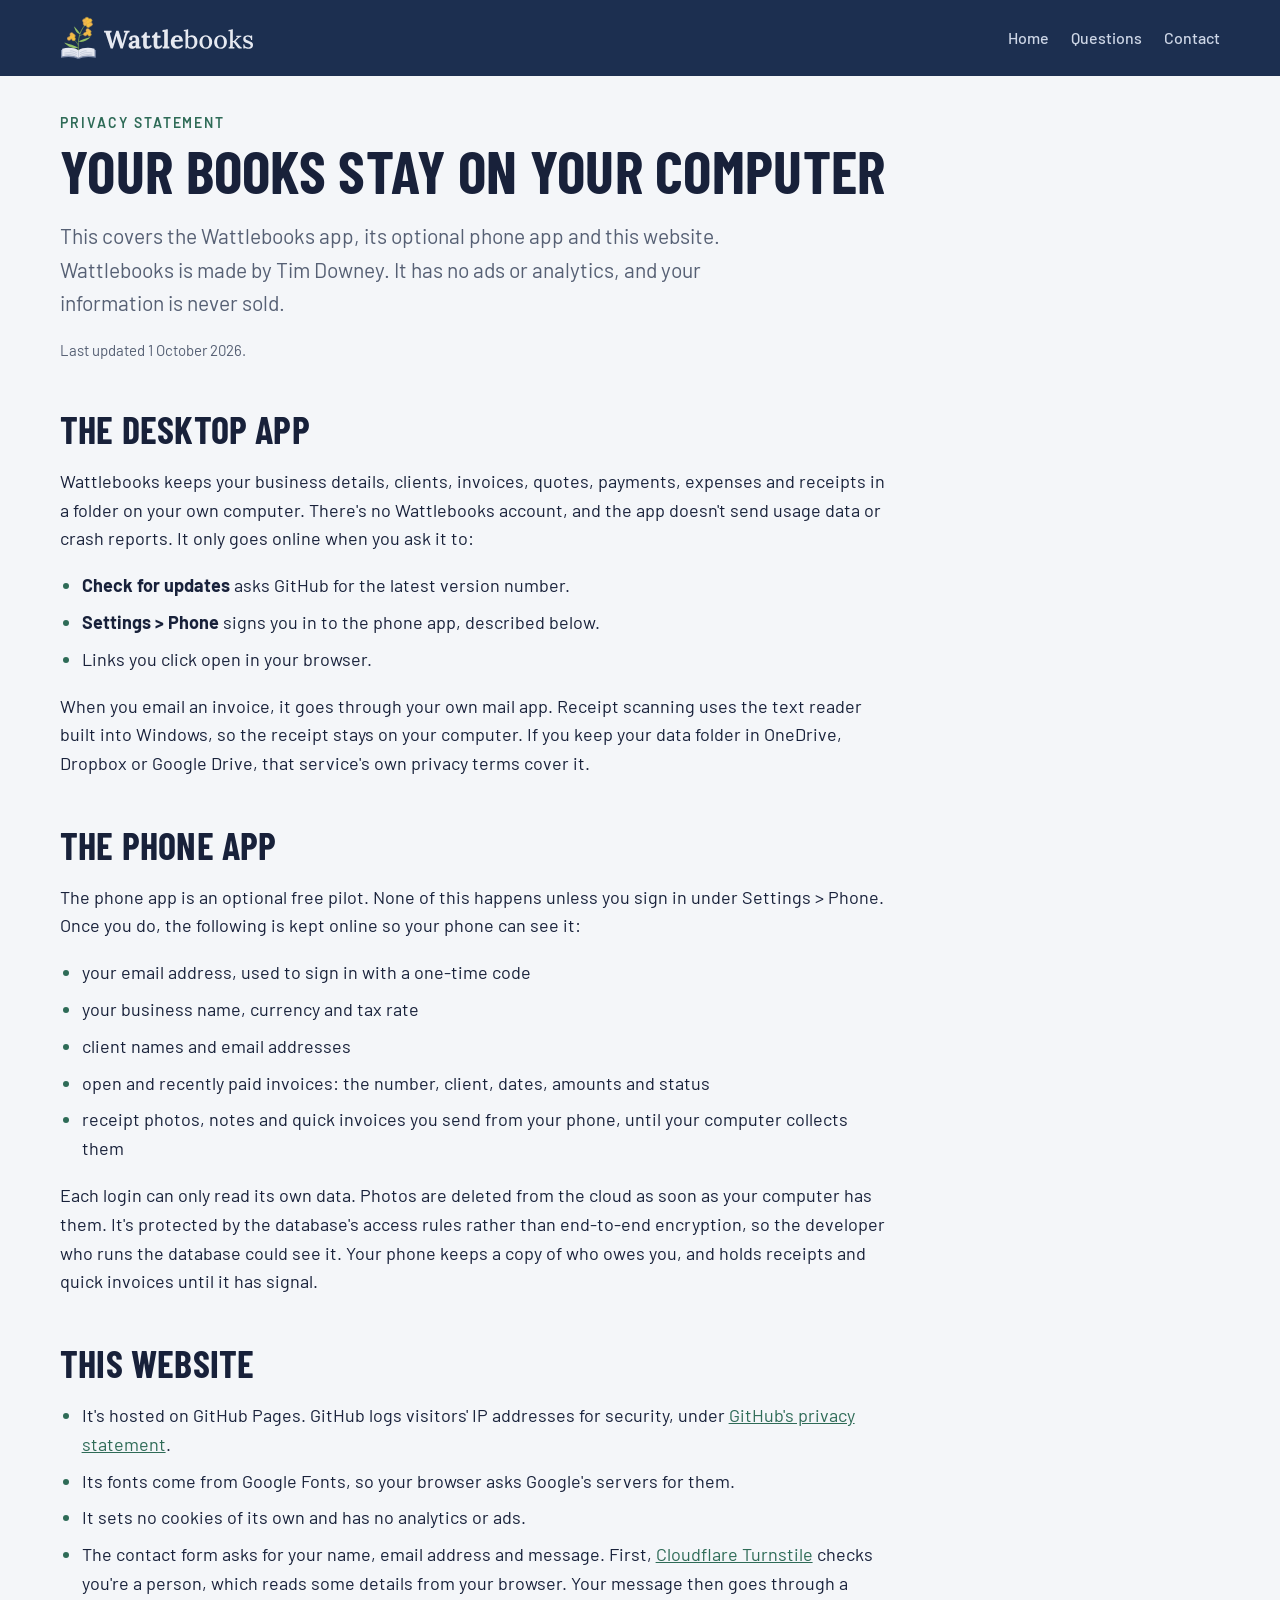
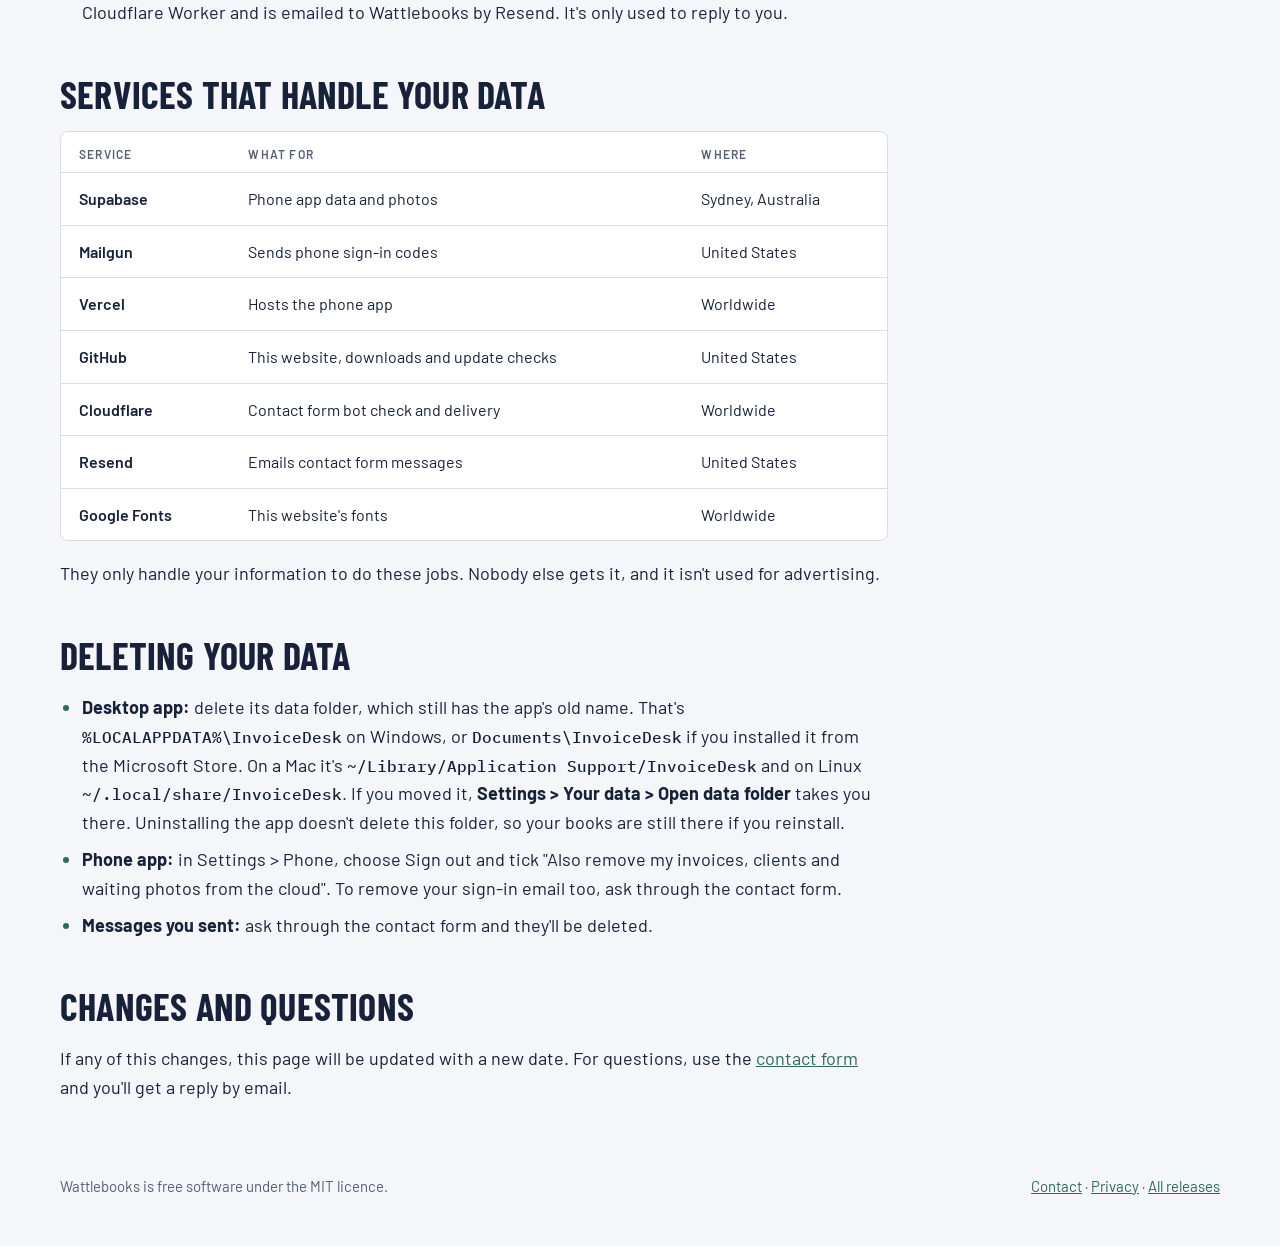
<file: privacy.html>
<!doctype html>
<html lang="en-AU">
<head>
<meta charset="utf-8">
<meta name="viewport" content="width=device-width, initial-scale=1, viewport-fit=cover">
<title>Wattlebooks privacy statement</title>
<meta name="description" content="What Wattlebooks, its phone app and its website collect, where it's kept and how to delete it. The desktop app keeps your books on your own computer.">
<link rel="preconnect" href="https://fonts.googleapis.com">
<link rel="preconnect" href="https://fonts.gstatic.com" crossorigin>
<link rel="stylesheet" href="https://fonts.googleapis.com/css2?family=Barlow+Condensed:wght@600;700&family=Barlow:wght@400;500;600&family=IBM+Plex+Mono:wght@400;500;600&display=swap">
<link rel="canonical" href="https://tdh1985.github.io/invoicedesk/privacy.html">
<meta name="robots" content="max-image-preview:large">
<meta name="theme-color" content="#15294B" media="(prefers-color-scheme: light)">
<meta name="theme-color" content="#0A1220" media="(prefers-color-scheme: dark)">
<link rel="icon" href="img/icon-32.png" sizes="32x32">
<link rel="icon" href="img/icon.svg" type="image/svg+xml">
<style>
/* navy chrome and wattle gold so the site looks like the app */
:root {
  --paper: #F4F6F9;
  --surface: #FFFFFF;
  --ink: #18213A;
  --muted: #566074;
  --line: #D8DEE6;
  --navy: #15294B;
  --navy-ink: #CDD6E6;
  --accent: #2E6B57;
  --accent-ink: #FFFFFF;
  --accent-soft: #E3EEE8;
  --amber: #F2B233;
  --amber-ink: #15294B;
  --focus: var(--ink);
  --stamp: #9A5B00;
  --shade: rgba(21, 41, 75, 0.10);
  --display: "Barlow Condensed", "Arial Narrow", "Roboto Condensed", sans-serif;
  --body: "Barlow", "Segoe UI", system-ui, sans-serif;
  --mono: "IBM Plex Mono", ui-monospace, "Cascadia Mono", Consolas, monospace;
}
@media (prefers-color-scheme: dark) {
  :root:not([data-theme="light"]) {
    color-scheme: dark;
    --paper: #0F1524;
    --surface: #172033;
    --ink: #E6E9F1;
    --muted: #9AA3B8;
    --line: #2A3550;
    --navy: #0A1220;
    --accent: #5FB592;
    --accent-ink: #0B1A14;
    --accent-soft: #17302A;
    --amber: #F6C03F;
    --focus: var(--amber);
    --stamp: var(--amber);
    --shade: rgba(0, 0, 0, 0.45);
  }
}
:root[data-theme="dark"] {
  color-scheme: dark;
  --paper: #0F1524;
  --surface: #172033;
  --ink: #E6E9F1;
  --muted: #9AA3B8;
  --line: #2A3550;
  --navy: #0A1220;
  --accent: #5FB592;
  --accent-ink: #0B1A14;
  --accent-soft: #17302A;
  --amber: #F6C03F;
  --focus: var(--amber);
  --stamp: var(--amber);
  --shade: rgba(0, 0, 0, 0.45);
}

* { box-sizing: border-box; }
body {
  margin: 0;
  background: var(--paper);
  color: var(--ink);
  font: 400 18px/1.6 var(--body);
  padding-inline: 20px;
  -webkit-font-smoothing: antialiased;
}
.wrap { max-width: 1160px; margin-inline: auto; }
h1, h2, h3 { font-family: var(--display); font-weight: 700; line-height: 1.02; text-wrap: balance; margin: 0; letter-spacing: 0.005em; }
h1 { font-size: clamp(42px, 5.6vw, 72px); text-transform: uppercase; }
h2 { font-size: clamp(34px, 4.6vw, 54px); text-transform: uppercase; }
h3 { font-size: 26px; text-transform: uppercase; letter-spacing: 0.02em; }
p { margin: 0; }
a { color: var(--accent); }
/* amber on light paper is only 2:1, so light mode rings in ink */
a:focus-visible, .btn:focus-visible, summary:focus-visible, [tabindex]:focus-visible { outline: 3px solid var(--focus); outline-offset: 3px; border-radius: 6px; }
.skip { position: absolute; left: 12px; top: -80px; z-index: 40; background: var(--ink); color: var(--paper); padding: 10px 16px; border-radius: 6px; font-weight: 600; text-decoration: none; }
.skip:focus-visible { top: 12px; outline-color: var(--accent); }
.eyebrow { font: 600 14px/1 var(--body); letter-spacing: 0.14em; text-transform: uppercase; color: var(--accent); }
.lede { font-size: 21px; color: var(--muted); max-width: 34em; }
.shot { display: block; width: 100%; height: auto; border-radius: 10px; border: 1px solid var(--line); box-shadow: 0 30px 60px -30px var(--shade), 0 2px 6px var(--shade); background: var(--surface); }

/* top bar */
.top { display: flex; align-items: center; justify-content: space-between; gap: 16px; padding-block: 16px; }
.top > a { display: block; border-radius: 6px; }
.top .logo { display: block; height: 44px; width: auto; }
.top nav { display: flex; gap: 22px; font-weight: 500; font-size: 16px; }
.top nav a { color: var(--navy-ink); text-decoration: none; }
.top nav a:hover { color: var(--amber); }
/* the ink focus ring would vanish on the navy bar */
.top a:focus-visible { outline-color: var(--amber); }

/* buttons */
.btn { display: inline-flex; align-items: center; gap: 10px; padding: 14px 22px; border-radius: 8px; font: 600 18px/1 var(--body); text-decoration: none; border: 2px solid transparent; }
.btn.primary { background: var(--accent); color: var(--accent-ink); }
.btn.primary:hover { filter: brightness(1.08); }
.btn.ghost { border-color: var(--muted); color: var(--ink); }
.btn.ghost:hover { border-color: var(--accent); }
.btn svg { width: 20px; height: 20px; }
.actions { display: flex; flex-wrap: wrap; gap: 12px; }
.fine { font-size: 15px; color: var(--muted); }
.nowrap { white-space: nowrap; }

/* hero */
.hero { display: grid; grid-template-columns: minmax(0, 4fr) minmax(0, 6fr); gap: 48px; align-items: center; padding-block: 40px 72px; }
.hero-copy { display: grid; gap: 26px; }
.hero h1 .dim { color: var(--accent); display: block; }
.hero-visual { position: relative; }
.hero-visual .shot { max-width: 626px; margin-inline: auto; }
.phone-note { display: none; font-weight: 600; }

/* the price, as a tax invoice */
.bill-section { display: grid; grid-template-columns: minmax(0, 1fr) minmax(0, 1fr); gap: 56px; align-items: center; padding-block: 72px; border-top: 1px solid var(--line); }
.bill-copy { display: grid; gap: 20px; }
.bill {
  background: var(--surface); color: var(--ink); border: 1px solid var(--line); border-radius: 4px;
  box-shadow: 0 30px 60px -34px var(--shade); padding: 34px 34px 30px; position: relative;
  border-left: 6px solid var(--accent); font-size: 15px; transform: rotate(-1.2deg);
}
.bill-head { display: flex; justify-content: space-between; align-items: flex-start; gap: 16px; }
.bill-head h3 { color: var(--accent); font-size: 30px; letter-spacing: 0.04em; }
.bill-from { font-size: 14px; color: var(--muted); line-height: 1.45; }
.bill-from strong { color: var(--ink); font-weight: 600; }
.bill-meta { font-family: var(--mono); font-size: 13px; color: var(--muted); text-align: right; line-height: 1.6; }
.bill table { width: 100%; border-collapse: collapse; margin-top: 26px; font-variant-numeric: tabular-nums; }
.bill th { text-align: left; font: 600 12px/1 var(--body); letter-spacing: 0.1em; text-transform: uppercase; color: var(--muted); padding-bottom: 10px; border-bottom: 1px solid var(--line); }
.bill th:last-child, .bill td:last-child { text-align: right; }
.bill td { padding: 11px 0; border-bottom: 1px dashed var(--line); }
.bill td:last-child { font-family: var(--mono); }
.bill .sum td { border-bottom: 0; padding: 6px 0; color: var(--muted); }
.bill .total td { border-top: 2px solid var(--ink); border-bottom: 0; padding-top: 12px; font-weight: 600; font-size: 18px; color: var(--ink); }
.stamp {
  position: absolute; left: 44%; bottom: 20px; transform: rotate(-12deg);
  font: 700 30px/1 var(--display); letter-spacing: 0.12em; color: var(--stamp);
  border: 3px solid var(--stamp); border-radius: 6px; padding: 6px 12px 4px; opacity: 0.9;
}

/* features */
.feature { display: grid; grid-template-columns: minmax(0, 5fr) minmax(0, 7fr); gap: 56px; align-items: center; padding-block: 72px; border-top: 1px solid var(--line); }
.feature.flip { grid-template-columns: minmax(0, 7fr) minmax(0, 5fr); }
.feature.flip .feature-copy { order: 2; }
.feature-copy { display: grid; gap: 18px; align-content: start; }
.feature.wide { grid-template-columns: minmax(0, 1fr); gap: 40px; }
.feature.wide .shot { order: -1; }
.feature.wide .feature-copy { grid-template-columns: minmax(0, 5fr) minmax(0, 7fr); grid-template-rows: auto 1fr; column-gap: 56px; }
.feature.wide .feature-copy h2 { grid-row: span 2; }
.ticks { list-style: none; padding: 0; margin: 4px 0 0; display: grid; gap: 10px; }
.ticks li { padding-left: 30px; position: relative; }
.ticks li::before { content: ""; position: absolute; left: 2px; top: 0.5em; width: 14px; height: 8px; border-left: 3px solid var(--accent); border-bottom: 3px solid var(--accent); transform: rotate(-45deg); }
.tag { display: inline-block; font: 600 13px/1 var(--body); letter-spacing: 0.08em; text-transform: uppercase; background: var(--amber); color: var(--amber-ink); padding: 6px 9px; border-radius: 4px; justify-self: start; }
.bas { display: grid; grid-template-columns: repeat(3, minmax(0, 1fr)); gap: 10px; margin-top: 6px; }
.bas div { border: 1px solid var(--line); border-radius: 6px; padding: 10px 12px; background: var(--surface); }
.bas b { display: block; font: 600 20px/1.1 var(--mono); color: var(--accent); }
.bas span { font-size: 14px; color: var(--muted); line-height: 1.3; display: block; margin-top: 4px; }

.phones { display: grid; grid-template-columns: repeat(3, minmax(0, 1fr)); gap: 18px; align-items: start; border-radius: 22px; }
.phones img { width: 100%; height: auto; border-radius: 22px; box-shadow: 0 24px 50px -26px var(--shade); border: 1px solid var(--line); }
.phones img:nth-child(2) { margin-top: 36px; }

/* also included */
.more { padding-block: 72px; border-top: 1px solid var(--line); display: grid; gap: 36px; }
.more-list { list-style: none; margin: 0; padding: 0; columns: 2; column-gap: 56px; }
.more-list li { break-inside: avoid; padding-block: 14px; border-bottom: 1px solid var(--line); color: var(--muted); }
.more-list strong { display: block; color: var(--ink); font-weight: 600; }

/* questions */
.faq { padding-block: 72px; border-top: 1px solid var(--line); display: grid; grid-template-columns: minmax(0, 4fr) minmax(0, 8fr); gap: 56px; }
.faq details { border-bottom: 1px solid var(--line); padding-block: 18px; }
.faq details:first-child { padding-top: 0; }
.faq summary { cursor: pointer; font-weight: 600; font-size: 20px; list-style: none; display: flex; justify-content: space-between; gap: 16px; }
.faq summary::-webkit-details-marker { display: none; }
.faq summary::after { content: "+"; font: 500 24px/1 var(--mono); color: var(--accent); }
.faq details[open] summary::after { content: "−"; }
.faq details p { margin-top: 10px; color: var(--muted); max-width: 40em; }

/* other countries */
.countries { padding-block: 72px; border-top: 1px solid var(--line); display: grid; grid-template-columns: minmax(0, 4fr) minmax(0, 7fr); gap: 56px; align-items: start; }
.countries-copy { display: grid; gap: 18px; }
.ledger { overflow-x: auto; border: 1px solid var(--line); border-radius: 8px; background: var(--surface); }
.ledger table { width: 100%; border-collapse: collapse; font-size: 16px; min-width: 540px; }
.ledger th { text-align: left; font: 600 12px/1 var(--body); letter-spacing: 0.1em; text-transform: uppercase; color: var(--muted); padding: 16px 18px 12px; border-bottom: 1px solid var(--line); }
.ledger td { padding: 13px 18px; border-bottom: 1px solid var(--line); vertical-align: top; }
.ledger tr:last-child td { border-bottom: 0; }
.ledger td:first-child { font-weight: 600; white-space: nowrap; }
.ledger .code { font: 500 13px/1 var(--mono); color: var(--accent); margin-right: 8px; }
.currencies { font: 500 15px/1.9 var(--mono); color: var(--muted); letter-spacing: 0.04em; }

/* sticky frosted header */
.top-bar { position: sticky; top: env(safe-area-inset-top, 0px); z-index: 20; margin-inline: -20px; padding-inline: 20px; background: color-mix(in oklab, var(--navy) 97%, transparent); backdrop-filter: blur(14px) saturate(1.4); -webkit-backdrop-filter: blur(14px) saturate(1.4); }

[id] { scroll-margin-top: 96px; }
#top { scroll-margin-top: 240px; }

/* the promo video, full width so the app on screen is readable */
.watch { padding-block: 72px; border-top: 1px solid var(--line); display: grid; gap: 36px; }
.watch-copy { display: grid; gap: 18px; max-width: 62ch; }
.player { width: 100%; aspect-ratio: 16 / 9; border-radius: 18px; overflow: hidden; background: var(--ink); border: 6px solid var(--ink); box-shadow: 0 40px 80px -30px var(--shade), 0 0 0 1px var(--line); }
.player video { display: block; width: 100%; height: 100%; object-fit: contain; }

/* hover lift */
.shot, .phones img, .bill, .player { transition: translate .35s cubic-bezier(.2,.7,.2,1), box-shadow .35s ease; }
@media (hover: hover) {
  .shot:hover, .phones img:hover { translate: 0 -6px; box-shadow: 0 44px 70px -30px var(--shade), 0 2px 6px var(--shade); }
  .btn { transition: translate .2s ease, filter .2s ease, border-color .2s ease; }
  .btn:hover { translate: 0 -2px; }
}
html { scroll-behavior: smooth; }
@media (prefers-reduced-motion: reduce) { html { scroll-behavior: auto; } }

/* scroll-driven effects, decorative so no fallback */
@media (prefers-reduced-motion: no-preference) {
  @supports (animation-timeline: scroll()) {
    @keyframes settle-bar { to { box-shadow: 0 10px 26px -16px var(--shade); } }
    .top-bar { animation: settle-bar linear both; animation-timeline: scroll(root); animation-range: 0 120px; }
  }
  @supports ((animation-timeline: view()) and (animation-range: entry)) {
    @keyframes rise-in { from { opacity: 0.4; translate: 0 20px; } }
    .feature > .shot, .feature .phones, .countries .ledger, .watch .player {
      animation: rise-in auto cubic-bezier(.2,.7,.2,1) backwards;
      animation-timeline: view();
      animation-range: entry 0% entry 90%;
    }
    .bill { view-timeline: --bill; }
    @keyframes thunk { 0%, 55% { opacity: 0; scale: 1.9; } 80% { opacity: 1; scale: 0.94; } 100% { opacity: .9; scale: 1; } }
    .stamp { animation: thunk auto linear both; animation-timeline: --bill; animation-range: entry 30% cover 45%; }
  }
}

/* closing call */
.closer { margin-block: 24px 56px; background: var(--ink); color: var(--paper); border-radius: 14px; padding: 56px 48px; display: grid; grid-template-columns: minmax(0, 1fr) auto; gap: 32px; align-items: center; }
.closer h2 { color: var(--paper); }
.closer p { color: color-mix(in oklab, var(--paper) 72%, var(--ink)); margin-top: 12px; }
.closer .btn.primary { background: var(--amber); color: var(--amber-ink); }
.closer .btn.ghost { color: var(--paper); border-color: color-mix(in oklab, var(--paper) 60%, var(--ink)); }
.closer .btn:focus-visible { outline-color: var(--paper); }

/* contact */
.contact { padding-block: 72px; border-top: 1px solid var(--line); display: grid; grid-template-columns: minmax(0, 4fr) minmax(0, 8fr); gap: 56px; }
.contact-copy p { margin-top: 12px; color: var(--muted); max-width: 26em; }
.contact form { display: grid; gap: 18px; max-width: 560px; }
.contact .pair { display: grid; grid-template-columns: minmax(0, 1fr) minmax(0, 1fr); gap: 18px; }
.contact label { display: grid; gap: 6px; font-weight: 600; font-size: 16px; }
.contact input, .contact textarea { font: 400 17px/1.4 var(--body); color: var(--ink); background: var(--surface); border: 1px solid var(--muted); border-radius: 6px; padding: 11px 12px; width: 100%; }
.contact textarea { min-height: 150px; resize: vertical; }
.contact input:focus-visible, .contact textarea:focus-visible { outline: 3px solid var(--focus); outline-offset: 1px; }
.contact .trap { position: absolute; left: -9999px; width: 1px; height: 1px; overflow: hidden; }
.contact .send { display: flex; flex-wrap: wrap; align-items: center; gap: 16px 20px; }
.contact button.btn { cursor: pointer; }
.contact button.btn:disabled { opacity: 0.6; cursor: default; }
.contact .status { min-height: 1.5em; font-size: 16px; color: var(--muted); }
.contact .status.bad { color: #B3261E; }
.contact .status.good { color: var(--accent); font-weight: 600; }
[data-theme="dark"] .contact .status.bad { color: #FF9C94; }
@media (prefers-color-scheme: dark) { :root:not([data-theme="light"]) .contact .status.bad { color: #FF9C94; } }

footer { padding-block: 0 48px; display: flex; flex-wrap: wrap; justify-content: space-between; gap: 12px; font-size: 15px; color: var(--muted); }

@media (max-width: 900px) {
  .hero, .bill-section, .feature, .faq, .contact, .closer, .countries, .watch { grid-template-columns: minmax(0, 1fr); gap: 32px; }
  .feature.flip { grid-template-columns: minmax(0, 1fr); }
  .feature.flip .feature-copy { order: 0; }
  .feature.wide .feature-copy { grid-template-columns: minmax(0, 1fr); }
  .feature.wide .feature-copy h2 { grid-row: auto; }
  .hero { padding-top: 16px; }
  .bill { transform: none; }
  .closer { padding: 40px 28px; }
}
@media (max-width: 560px) {
  body { font-size: 17px; }
  .top nav { display: none; }
  .more-list { columns: 1; }
  .contact .pair { grid-template-columns: minmax(0, 1fr); }
  .phone-note { display: block; }
  .ledger table { min-width: 0; }
  .ledger thead { position: absolute; width: 1px; height: 1px; overflow: hidden; clip-path: inset(50%); }
  .ledger tr { display: grid; gap: 4px; padding: 14px 16px; border-bottom: 1px solid var(--line); }
  .ledger tr:last-child { border-bottom: 0; }
  .ledger td { display: block; padding: 0; border: 0; }
  .ledger td[data-label]::before { content: attr(data-label) ": "; color: var(--muted); }
  .bill { padding: 24px 20px; }
  .bill-head { flex-direction: column; }
  .bill-meta { text-align: left; }
  .stamp { font-size: 22px; left: 40%; bottom: 16px; }
  .bas { grid-template-columns: minmax(0, 1fr); }
  /* one phone at a time, big enough to read */
  .phones { display: flex; gap: 14px; overflow-x: auto; scroll-snap-type: x mandatory; padding: 4px 4px 16px; margin-inline: -4px; }
  .phones img { flex: 0 0 74%; width: 74%; min-width: 0; scroll-snap-align: center; border-radius: 18px; }
  .phones img:nth-child(2) { margin-top: 0; }
}
@media (prefers-reduced-motion: no-preference) {
  .hero-visual .shot { animation: rise 0.9s cubic-bezier(.2,.7,.2,1) both; }
  @keyframes rise { from { transform: translateY(18px); } to { transform: none; } }
}

.policy { max-width: 46em; padding-block: 40px 72px; display: grid; gap: 18px; }
.policy h1 { font-size: clamp(40px, 5vw, 60px); margin-top: -8px; }
.policy h2 { font-size: clamp(28px, 3.4vw, 38px); margin-top: 30px; }
.policy ul { margin: 0; padding-left: 1.2em; display: grid; gap: 8px; }
.policy li::marker { color: var(--accent); }
.policy .ledger table { min-width: 0; }
.policy code { font: 500 0.88em var(--mono); overflow-wrap: anywhere; }
</style>
</head>
<body>
<a class="skip" href="#top">Skip to content</a>
<div class="top-bar"><div class="wrap"><header class="top">
    <a href="./" aria-label="Wattlebooks home">
      <img class="logo" src="img/logo-wide-dark.svg" alt="Wattlebooks" width="194" height="44">
    </a>
    <nav aria-label="Site">
      <a href="./">Home</a>
      <a href="./#questions">Questions</a>
      <a href="./#contact">Contact</a>
    </nav>
  </header></div></div>
<div class="wrap">
  <main id="top" class="policy">
    <span class="eyebrow">Privacy statement</span>
    <h1>Your books stay on your computer</h1>
    <p class="lede">This covers the Wattlebooks app, its optional phone app and this website. Wattlebooks is made by Tim Downey. It has no ads or analytics, and your information is never sold.</p>
    <p class="fine">Last updated 1 October 2026.</p>

    <h2>The desktop app</h2>
    <p>Wattlebooks keeps your business details, clients, invoices, quotes, payments, expenses and receipts in a folder on your own computer. There's no Wattlebooks account, and the app doesn't send usage data or crash reports. It only goes online when you ask it to:</p>
    <ul>
      <li><strong>Check for updates</strong> asks GitHub for the latest version number.</li>
      <li><strong>Settings &gt; Phone</strong> signs you in to the phone app, described below.</li>
      <li>Links you click open in your browser.</li>
    </ul>
    <p>When you email an invoice, it goes through your own mail app. Receipt scanning uses the text reader built into Windows, so the receipt stays on your computer. If you keep your data folder in OneDrive, Dropbox or Google Drive, that service's own privacy terms cover it.</p>

    <h2>The phone app</h2>
    <p>The phone app is an optional free pilot. None of this happens unless you sign in under Settings &gt; Phone. Once you do, the following is kept online so your phone can see it:</p>
    <ul>
      <li>your email address, used to sign in with a one-time code</li>
      <li>your business name, currency and tax rate</li>
      <li>client names and email addresses</li>
      <li>open and recently paid invoices: the number, client, dates, amounts and status</li>
      <li>receipt photos, notes and quick invoices you send from your phone, until your computer collects them</li>
    </ul>
    <p>Each login can only read its own data. Photos are deleted from the cloud as soon as your computer has them. It's protected by the database's access rules rather than end-to-end encryption, so the developer who runs the database could see it. Your phone keeps a copy of who owes you, and holds receipts and quick invoices until it has signal.</p>

    <h2>This website</h2>
    <ul>
      <li>It's hosted on GitHub Pages. GitHub logs visitors' IP addresses for security, under <a href="https://docs.github.com/en/site-policy/privacy-policies/github-general-privacy-statement">GitHub's privacy statement</a>.</li>
      <li>Its fonts come from Google Fonts, so your browser asks Google's servers for them.</li>
      <li>It sets no cookies of its own and has no analytics or ads.</li>
      <li>The contact form asks for your name, email address and message. First, <a href="https://www.cloudflare.com/turnstile-privacy-policy/">Cloudflare Turnstile</a> checks you're a person, which reads some details from your browser. Your message then goes through a Cloudflare Worker and is emailed to Wattlebooks by Resend. It's only used to reply to you.</li>
    </ul>

    <h2>Services that handle your data</h2>
    <div class="ledger">
      <table>
        <thead><tr><th>Service</th><th>What for</th><th>Where</th></tr></thead>
        <tbody>
          <tr><td>Supabase</td><td data-label="What for">Phone app data and photos</td><td data-label="Where">Sydney, Australia</td></tr>
          <tr><td>Mailgun</td><td data-label="What for">Sends phone sign-in codes</td><td data-label="Where">United States</td></tr>
          <tr><td>Vercel</td><td data-label="What for">Hosts the phone app</td><td data-label="Where">Worldwide</td></tr>
          <tr><td>GitHub</td><td data-label="What for">This website, downloads and update checks</td><td data-label="Where">United States</td></tr>
          <tr><td>Cloudflare</td><td data-label="What for">Contact form bot check and delivery</td><td data-label="Where">Worldwide</td></tr>
          <tr><td>Resend</td><td data-label="What for">Emails contact form messages</td><td data-label="Where">United States</td></tr>
          <tr><td>Google Fonts</td><td data-label="What for">This website's fonts</td><td data-label="Where">Worldwide</td></tr>
        </tbody>
      </table>
    </div>
    <p>They only handle your information to do these jobs. Nobody else gets it, and it isn't used for advertising.</p>

    <h2>Deleting your data</h2>
    <ul>
      <li><strong>Desktop app:</strong> delete its data folder, which still has the app's old name. That's <code>%LOCALAPPDATA%\InvoiceDesk</code> on Windows, or <code>Documents\InvoiceDesk</code> if you installed it from the Microsoft Store. On a Mac it's <code>~/Library/Application Support/InvoiceDesk</code> and on Linux <code>~/.local/share/InvoiceDesk</code>. If you moved it, <strong>Settings &gt; Your data &gt; Open data folder</strong> takes you there. Uninstalling the app doesn't delete this folder, so your books are still there if you reinstall.</li>
      <li><strong>Phone app:</strong> in Settings &gt; Phone, choose Sign out and tick "Also remove my invoices, clients and waiting photos from the cloud". To remove your sign-in email too, ask through the contact form.</li>
      <li><strong>Messages you sent:</strong> ask through the contact form and they'll be deleted.</li>
    </ul>

    <h2>Changes and questions</h2>
    <p>If any of this changes, this page will be updated with a new date. For questions, use the <a href="./#contact">contact form</a> and you'll get a reply by email.</p>
  </main>
  <footer>
    <span>Wattlebooks is free software under the MIT licence.</span>
    <span><a href="./#contact">Contact</a> · <a href="privacy.html" aria-current="page">Privacy</a> · <a href="https://github.com/tdh1985/invoicedesk/releases">All releases</a></span>
  </footer>
</div>
</body>
</html>
</file>
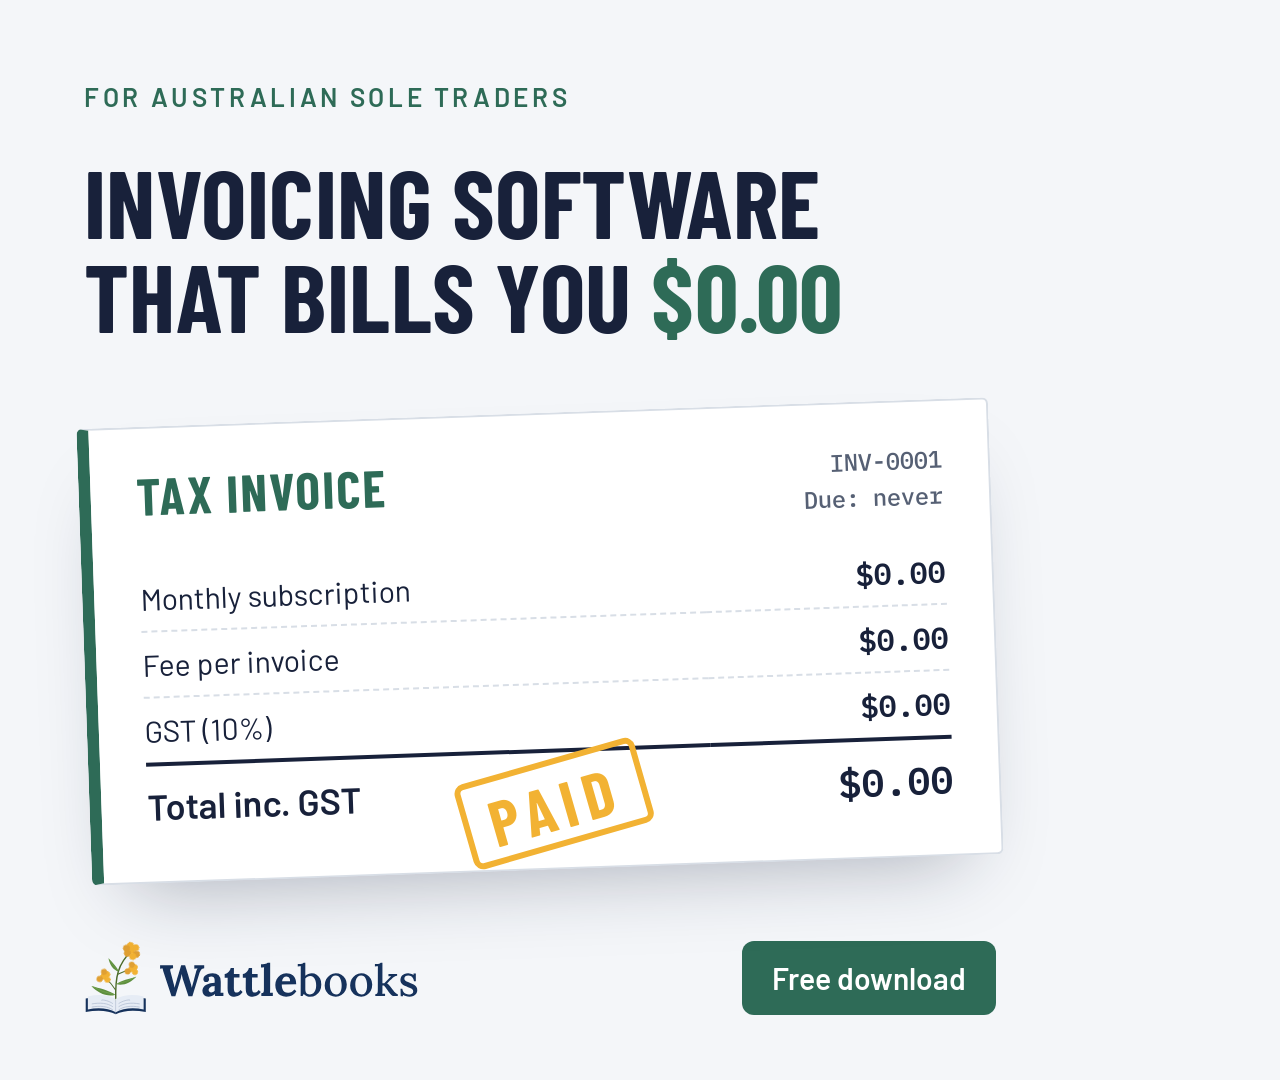
<file: promo/ads/ads.html>
<!doctype html>
<html lang="en">
<head>
<meta charset="utf-8">
<link rel="stylesheet" href="https://fonts.googleapis.com/css2?family=Barlow+Condensed:wght@600;700&family=Barlow:wght@400;500;600&family=IBM+Plex+Mono:wght@500;600&family=Lora:ital,wght@0,600;1,500&display=swap">
<style>
:root {
  --paper: #F4F6F9; --ink: #18213A; --navy: #15294B; --muted: #566074; --line: #D8DEE6;
  --accent: #2E6B57; --mint: #8FD3B6; --amber: #F2B233; --amber-ink: #15294B;
  --display: "Barlow Condensed", sans-serif; --body: "Barlow", sans-serif; --mono: "IBM Plex Mono", monospace;
}
* { box-sizing: border-box; margin: 0; }
html, body { width: 1080px; height: var(--h); overflow: hidden; }
body { font-family: var(--body); color: var(--ink); background: var(--paper); }
body.sq { --h: 1080px; } body.story { --h: 1920px; }
.ad { width: 1080px; height: var(--h); display: none; flex-direction: column; padding: 84px 84px 64px; gap: 44px; position: relative; overflow: hidden; }
.ad.on { display: flex; }
.story .ad { padding: 170px 90px 150px; gap: 64px; }
h1 { font: 700 96px/0.98 var(--display); text-transform: uppercase; letter-spacing: 0.005em; }
.story h1 { font-size: 118px; }
h1 em { font-style: normal; color: var(--accent); }
.sub { font-size: 34px; line-height: 1.35; color: var(--muted); max-width: 22em; }
.story .sub { font-size: 40px; }
.eyebrow { font: 600 26px/1 var(--body); letter-spacing: 0.14em; text-transform: uppercase; color: var(--accent); }
.brand { margin-top: auto; display: flex; align-items: center; justify-content: space-between; gap: 24px; }
.brand img { height: 76px; }
.story .brand img { height: 96px; }
.cta { font: 600 30px/1 var(--body); background: var(--accent); color: #fff; padding: 22px 30px; border-radius: 12px; }
.story .cta { font-size: 36px; padding: 28px 36px; }
.visual { flex: 1; min-height: 0; display: flex; align-items: center; justify-content: center; position: relative; }

/* a: the $0.00 invoice */
.bill { width: 100%; background: #fff; border: 2px solid var(--line); border-left: 12px solid var(--accent); border-radius: 6px; padding: 40px 46px; transform: rotate(-2deg); box-shadow: 0 40px 80px -40px rgba(23,32,56,.35); position: relative; }
.story .bill { padding: 56px 56px; }
.bill-top { display: flex; justify-content: space-between; align-items: flex-start; }
.bill h2 { font: 700 52px/1 var(--display); letter-spacing: .04em; text-transform: uppercase; color: var(--accent); }
.bill .meta { font: 500 24px/1.5 var(--mono); color: var(--muted); text-align: right; }
.bill table { width: 100%; border-collapse: collapse; margin-top: 26px; font-size: 30px; }
.story .bill table { font-size: 34px; margin-top: 40px; }
.bill td { padding: 14px 0; border-bottom: 2px dashed var(--line); }
.story .bill td { padding: 22px 0; }
.bill td:last-child { text-align: right; font: 600 30px/1 var(--mono); }
.bill .total td { border-top: 4px solid var(--ink); border-bottom: 0; font-weight: 600; font-size: 36px; padding-top: 18px; }
.bill .total td:last-child { font-size: 38px; }
.stamp { position: absolute; left: 40%; bottom: 20px; transform: rotate(-14deg); font: 700 64px/1 var(--display); letter-spacing: .12em; color: var(--amber); border: 6px solid var(--amber); border-radius: 10px; padding: 8px 20px 4px; }

/* b: phone on navy */
.ad.b { background: var(--navy); color: #fff; }
.ad.b h1 em { color: var(--mint); }
.ad.b .sub { color: #B9C1D3; }
.ad.b .eyebrow { color: var(--mint); }
.ad.b .cta { background: var(--amber); color: var(--amber-ink); }
/* the app header is navy too so a bezel keeps the phone off the background */
.phone { height: 100%; max-height: 1000px; width: auto; border: 10px solid #0B1629; border-radius: 48px; box-shadow: 0 0 0 2px rgba(255,255,255,.16), 0 40px 90px -30px rgba(0,0,0,.7); }
.sq .ad.b { display: none; }
.sq .ad.b.on { display: grid; grid-template-columns: 1fr 380px; grid-template-rows: auto 1fr auto; column-gap: 50px; row-gap: 36px; }
.sq .ad.b .copy { grid-column: 1; grid-row: 1 / 3; display: flex; flex-direction: column; gap: 32px; }
.sq .ad.b .visual { grid-column: 2; grid-row: 1 / 3; }
.sq .ad.b .phone { height: 800px; }
.sq .ad.b .brand { grid-column: 1 / 3; grid-row: 3; }
.sq .ad.b h1 { font-size: 88px; }
.story .ad.b .copy { display: flex; flex-direction: column; gap: 44px; }
.pill { display: inline-block; font: 600 24px/1 var(--body); letter-spacing: .08em; text-transform: uppercase; background: var(--amber); color: var(--amber-ink); padding: 10px 14px; border-radius: 6px; align-self: flex-start; }

/* c: BAS worksheet */
.ad.c { background: #E8F0EB; }
.sheet { width: 100%; background: #fff; border-radius: 8px; border-left: 12px solid var(--accent); box-shadow: 0 40px 80px -40px rgba(23,32,56,.35); padding: 44px 50px; }
.story .sheet { padding: 60px 56px; }
.sheet-top { display: flex; justify-content: space-between; align-items: baseline; }
.sheet h2 { font: 700 54px/1 var(--display); letter-spacing: .04em; text-transform: uppercase; color: var(--accent); }
.sheet .q { font: 600 28px/1 var(--body); color: var(--muted); }
.rows { margin-top: 28px; display: grid; }
.row { display: grid; grid-template-columns: 90px 1fr auto; align-items: baseline; gap: 16px; padding: 20px 0; border-bottom: 2px solid var(--line); font-size: 32px; }
.story .row { padding: 30px 0; font-size: 36px; }
.row b { font: 600 32px/1 var(--mono); color: var(--accent); }
.row span:last-child { font: 600 34px/1 var(--mono); }
.row.pay { border-top: 4px solid var(--ink); border-bottom: 0; font-weight: 600; }
.row.pay span:last-child { font-size: 42px; }
.note { font-size: 22px; color: var(--muted); margin-top: 18px; }
/* video cards */
.ad.hook { background: var(--navy); color: #fff; justify-content: center; }
.ad.hook h1 { font-size: 150px; }
.ad.hook h1 em { color: var(--amber); }
.ad.end { justify-content: center; align-items: center; text-align: center; gap: 70px; }
.ad.end img { width: 460px; }
.ad.end h1 { font-size: 130px; }
.ad.end .url { font: 600 44px/1 var(--mono); color: var(--accent); }
.ad.end .sub { font-size: 44px; }

/* launch: brand-led card on navy */
.ad.launch { background: radial-gradient(ellipse 62% 40% at 50% 23%, #21406F 0%, rgba(33,64,111,0) 100%), linear-gradient(#16305A, #10213D); color: #fff; align-items: center; text-align: center; padding: 66px 84px 58px; gap: 0; }
.launch .logo { height: 340px; }
/* lora echoes the wordmark so the headline reads as part of the brand */
.launch h1 { font: 600 86px/1.08 Lora, serif; text-transform: none; letter-spacing: -0.01em; margin-top: 40px; }
.launch h1 em { font-style: italic; font-weight: 500; color: #fff; }
.launch .fee { font: 600 28px/1 var(--body); letter-spacing: .16em; text-transform: uppercase; color: var(--amber); margin-top: 30px; }
.launch .points { list-style: none; padding: 0; display: grid; grid-template-columns: repeat(3, 1fr); margin-top: 54px; width: 100%; }
.launch .points li { font: 500 34px/1.22 var(--body); color: #E6E9F1; padding: 0 16px; text-wrap: balance; display: flex; flex-direction: column; align-items: center; gap: 16px; }
.launch .points li + li { border-left: 2px solid rgba(255,255,255,.12); }
/* a fuzzy dot so the bullets read as wattle blossom */
.launch .points li::before { content: ""; width: 30px; height: 30px; background: url("data:image/svg+xml,%3Csvg xmlns='http://www.w3.org/2000/svg' viewBox='0 0 40 40'%3E%3Ccircle cx='20' cy='20' r='13' fill='%23F2B233'/%3E%3Ccircle cx='20' cy='20' r='14.5' fill='none' stroke='%23F2B233' stroke-width='5' stroke-dasharray='0 6.2' stroke-linecap='round'/%3E%3C/svg%3E") center/contain no-repeat; }
.launch .foot { margin-top: auto; width: 100%; border-top: 2px solid rgba(255,255,255,.12); padding-top: 24px; font: 500 26px/1 var(--mono); color: #B9C1D3; letter-spacing: .02em; }
/* keeps the url above the reply bar in stories */
.story .ad.launch { padding: 250px 90px 300px; }
.story .launch .logo { height: 520px; }
.story .launch h1 { font-size: 98px; margin-top: 76px; }
.story .launch .fee { font-size: 34px; margin-top: 40px; }
.story .launch .points { grid-template-columns: auto; justify-content: center; gap: 32px; margin-top: 84px; }
.story .launch .points li { flex-direction: row; font-size: 46px; padding: 0; gap: 24px; text-align: left; }
.story .launch .points li + li { border: 0; }
.story .launch .points li::before { width: 38px; height: 38px; flex: none; }
.story .launch .foot { font-size: 32px; padding-top: 34px; }
</style>
</head>
<body>

<section class="ad a" id="a">
  <div class="eyebrow">For Australian sole traders</div>
  <h1>Invoicing software that bills you <em>$0.00</em></h1>
  <div class="visual">
    <div class="bill">
      <div class="bill-top"><h2>Tax invoice</h2><div class="meta">INV-0001<br>Due: never</div></div>
      <table>
        <tr><td>Monthly subscription</td><td>$0.00</td></tr>
        <tr><td>Fee per invoice</td><td>$0.00</td></tr>
        <tr><td>GST (10%)</td><td>$0.00</td></tr>
        <tr class="total"><td>Total inc. GST</td><td>$0.00</td></tr>
      </table>
      <span class="stamp">PAID</span>
    </div>
  </div>
  <p class="sub story-only">Tax invoices, GST and your BAS figures. Free, and it runs on your own computer.</p>
  <div class="brand"><img src="../site/img/logo-wide.svg" alt="Wattlebooks"><span class="cta">Free download</span></div>
</section>

<section class="ad b" id="b">
  <div class="copy">
    <span class="pill">New phone app</span>
    <h1>Snap it on site. <em>Sort it at your desk.</em></h1>
    <p class="sub">Receipt photos from your phone land in Wattlebooks, ready to turn into expenses.</p>
  </div>
  <div class="visual"><img class="phone" src="phone-snap.png" alt=""></div>
  <div class="brand"><img src="../site/img/logo-wide-dark.svg" alt="Wattlebooks"><span class="cta">Free download</span></div>
</section>

<section class="ad c" id="c">
  <div class="eyebrow">BAS due?</div>
  <h1>G1, 1A and 1B, <em>already worked out</em></h1>
  <div class="visual">
    <div class="sheet">
      <div class="sheet-top"><h2>BAS worksheet</h2><span class="q">Jul–Sep 2026</span></div>
      <div class="rows">
        <div class="row"><b>G1</b><span>Total sales</span><span>$4,757.84</span></div>
        <div class="row"><b>1A</b><span>GST on sales</span><span>$431.36</span></div>
        <div class="row"><b>1B</b><span>GST on purchases</span><span>$93.95</span></div>
        <div class="row pay"><b></b><span>GST to pay</span><span>$337.41</span></div>
      </div>
      <p class="note">Example figures. Check with your accountant before you lodge.</p>
    </div>
  </div>
  <p class="sub story-only">Free invoicing for Aussie sole traders, with no monthly fee.</p>
  <div class="brand"><img src="../site/img/logo-wide.svg" alt="Wattlebooks"><span class="cta">Free download</span></div>
</section>

<section class="ad launch" id="launch">
  <img class="logo" src="../../docs/wattlebooks/wattlebooks-logo-dark.svg" alt="Wattlebooks">
  <h1>Free invoicing for<br><em>Aussie sole traders</em></h1>
  <p class="fee">No monthly fee</p>
  <ul class="points">
    <li>GST and BAS done for you</li>
    <li>Receipts read for you</li>
    <li>Your books stay on your PC</li>
  </ul>
  <p class="foot">tdh1985.github.io/invoicedesk</p>
</section>

<section class="ad hook" id="hook">
  <h1>Still paying <em>every month</em> just to send invoices?</h1>
</section>

<section class="ad end" id="end">
  <img src="../site/img/logo.png" alt="Wattlebooks">
  <h1>Free.<br><em>No monthly fee.</em></h1>
  <p class="sub">Windows, Mac and Linux</p>
  <p class="url">tdh1985.github.io/invoicedesk</p>
</section>

<script>
const q = new URLSearchParams(location.search);
document.body.className = q.get('size') || 'sq';
document.getElementById(q.get('ad') || 'a').classList.add('on');
if (document.body.className === 'sq') document.querySelectorAll('.story-only').forEach(e => e.remove());
</script>
</body>
</html>
</file>
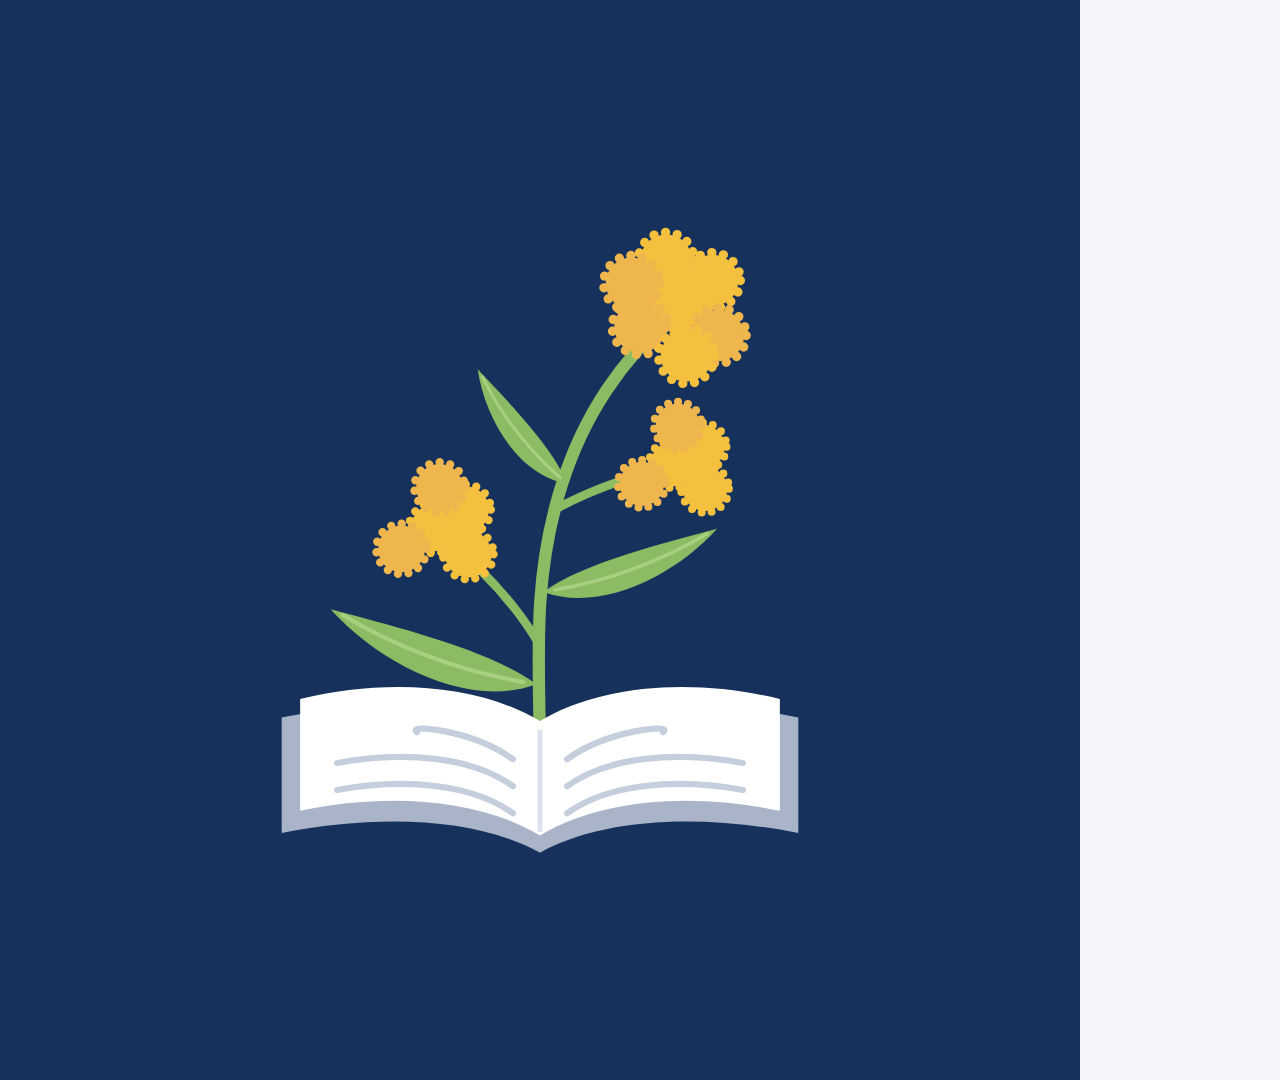
<file: promo/social/brand.html>
<!doctype html>
<!-- page art for facebook and instagram: brand.html?art=avatar or ?art=cover -->
<html lang="en">
<head>
<meta charset="utf-8">
<link rel="preconnect" href="https://fonts.googleapis.com">
<link rel="preconnect" href="https://fonts.gstatic.com" crossorigin>
<link rel="stylesheet" href="https://fonts.googleapis.com/css2?family=Barlow+Condensed:wght@600;700&family=Barlow:wght@500;600&display=swap">
<style>
:root {
  --paper: #F4F6F9;
  --ink: #172038;
  --muted: #566074;
  --accent: #2E6B57;
  --navy: #16325C;
  --amber: #F2B233;
}
* { margin: 0; box-sizing: border-box; }
html, body { background: var(--paper); }
.art { display: none; position: relative; overflow: hidden; }
body[data-art="avatar"] #avatar, body[data-art="cover"] #cover { display: block; }

#avatar { width: 1080px; height: 1080px; background: var(--navy); }
/* same navy as the icon art, so its rounded corners disappear */
#avatar img { position: absolute; left: 50%; top: 50%; width: 820px; transform: translate(-50%, -50%); }

#cover { width: 1640px; height: 624px; background: var(--paper); font-family: "Barlow", sans-serif; color: var(--ink); }
/* phones only show the middle ~1110px so the words sit between x 280 and 820 */
#cover .words { position: absolute; left: 290px; top: 92px; width: 560px; }
#cover .eyebrow { font: 600 22px/1 "Barlow", sans-serif; letter-spacing: .14em; text-transform: uppercase; color: var(--accent); }
#cover h1 { margin-top: 22px; font: 700 76px/.95 "Barlow Condensed", sans-serif; text-transform: uppercase; letter-spacing: .005em; }
#cover h1 em { font-style: normal; color: var(--accent); display: block; margin-top: 6px; }
#cover .sub { margin-top: 26px; font: 500 25px/1.35 "Barlow", sans-serif; color: var(--muted); }
#cover .shot { position: absolute; left: 880px; top: 70px; width: 900px; border-radius: 14px; border: 10px solid #15294B;
  box-shadow: 0 30px 60px rgba(21, 41, 75, .22), 0 6px 14px rgba(21, 41, 75, .12); }
#cover .shot img { display: block; width: 100%; border-radius: 5px; }
#cover .band { position: absolute; left: 0; right: 0; bottom: 0; height: 10px; background: var(--amber); }
</style>
</head>
<body>
<div class="art" id="avatar">
  <img src="../../docs/wattlebooks/wattlebooks-icon.svg" alt="">
</div>

<div class="art" id="cover">
  <div class="words">
    <div class="eyebrow">Free for sole traders</div>
    <h1>Tax invoices, GST and your BAS.<em>No monthly fee.</em></h1>
    <p class="sub">Open source · Windows, Mac and Linux<br>Your books stay on your own computer</p>
  </div>
  <div class="shot"><img src="../../docs/screenshots/invoice-editor.png" alt=""></div>
  <div class="band"></div>
</div>

<script>
document.body.dataset.art = new URLSearchParams(location.search).get('art') || 'avatar';
</script>
</body>
</html>
</file>
